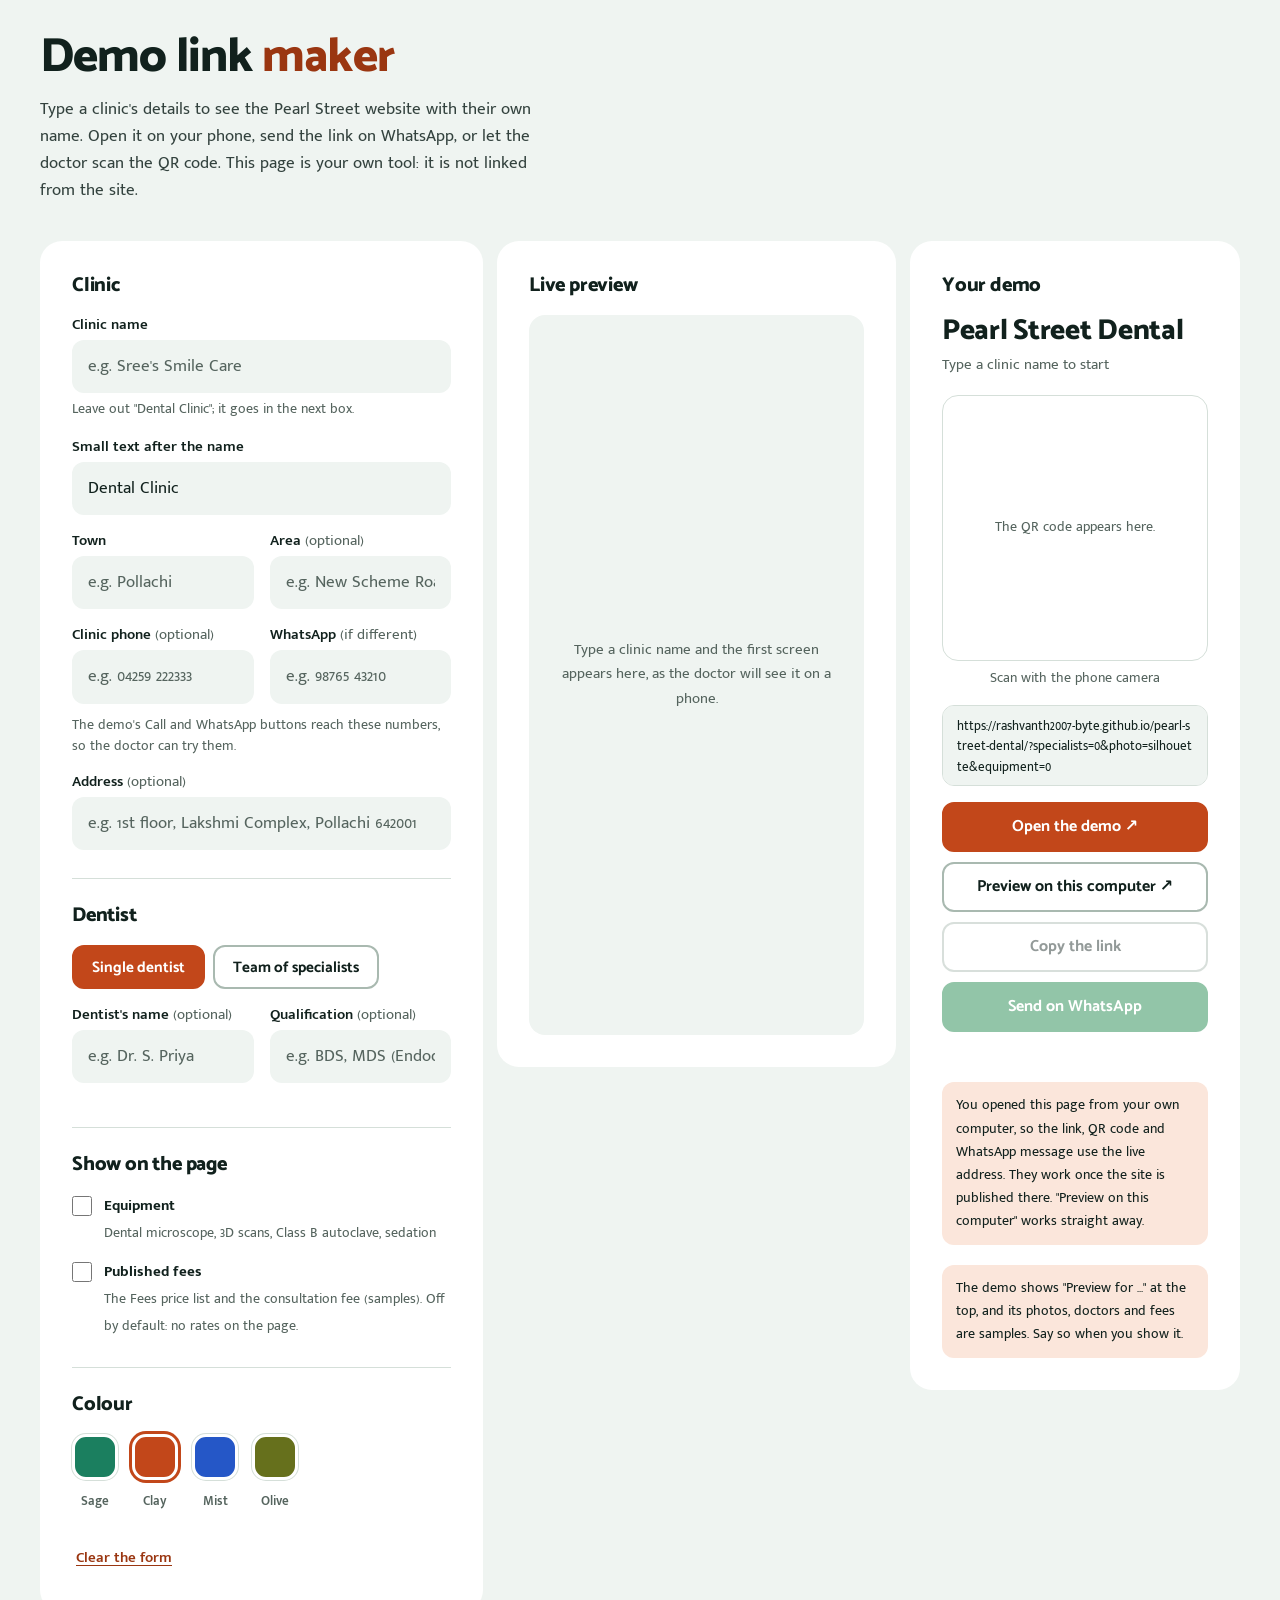
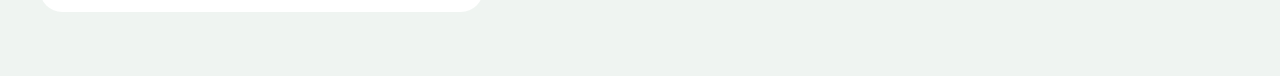
<file: demo.html>
<!DOCTYPE html>
<html lang="en-IN">
<head>
  <meta charset="UTF-8">
  <meta name="viewport" content="width=device-width, initial-scale=1, viewport-fit=cover">
  <link rel="icon" href="data:image/svg+xml,%3Csvg%20xmlns='http://www.w3.org/2000/svg'%20viewBox='0%200%2032%2032'%3E%3Crect%20width='32'%20height='32'%20rx='9'%20fill='%23C2471A'/%3E%3Ccircle%20cx='16'%20cy='16'%20r='6.5'%20fill='%23FFFFFF'/%3E%3C/svg%3E">
  <title>Demo Link Maker | Pearl Street</title>
  <!-- A tool for you, not for patients: makes links that show the template with a prospective
       client's own clinic name (see js/demo.js). Not linked from the site. -->
  <meta name="robots" content="noindex">
  <link rel="preconnect" href="https://fonts.googleapis.com">
  <link rel="preconnect" href="https://fonts.gstatic.com" crossorigin>
  <link href="https://fonts.googleapis.com/css2?family=Catamaran:wght@500..900&amp;family=Mukta+Malar:wght@400;500;600;700&amp;display=swap" rel="stylesheet">
  <style>
    :root {
      --bg: #FFFFFF; --bg-soft: #EFF4F1; --ink: #11211D; --text: #33423E; --muted: #55645E; --line: #D5DFD9; --line-strong: #A9B9B0;
      --brand: #C2471A; --brand-deep: #9A3611; --brand-tint: #FBE6DB; --error: #B3261E;
      --wa: #0F7F3F; --wa-deep: #0F7F3F;
      --r-sm: 12px; --r-md: 16px; --r-lg: 22px;
      --shadow-1: 0 1px 2px rgba(30,43,39,.04), 0 4px 14px -8px rgba(30,43,39,.14);
      --head: "Catamaran", "Mukta Malar", "Segoe UI", system-ui, sans-serif;
      --body: "Mukta Malar", "Segoe UI", system-ui, sans-serif;
    }
    * { box-sizing: border-box; }
    html { -webkit-text-size-adjust: 100%; background: var(--bg-soft); }
    body { margin: 0; background: var(--bg-soft); color: var(--text); font: 400 17px/1.6 var(--body); font-variant-numeric: lining-nums; }
    ::selection { background: var(--brand); color: #fff; }
    h1, h2, p { margin: 0; }
    .wrap { max-width: 1320px; margin: 0 auto; padding: 32px clamp(16px, 4vw, 40px) 64px; }
    .top { padding-bottom: 8px; }
    .top h1 { font: 800 clamp(2rem, 4.6vw, 3rem)/1.08 var(--head); letter-spacing: -.02em; color: var(--ink); }
    .top h1 em { font-style: normal; color: var(--brand-deep); }
    .top p { margin-top: 12px; max-width: 62ch; }
    .grid { display: grid; grid-template-columns: minmax(0, 1.15fr) minmax(0, .85fr); gap: 14px; margin-top: 28px; align-items: start; }
    /* a live phone-sized preview joins the row when there is room for it */
    .phone { display: none; }
    @media (min-width: 1180px) {
      .grid { grid-template-columns: minmax(0, 1fr) 399px minmax(280px, 330px); }
      .phone { display: block; position: sticky; top: 16px; padding: 12px; }
    }
    .phone h2 { margin: 4px 4px 10px; }
    .phone__frame { overflow: hidden; border-radius: 16px; background: var(--bg-soft); height: min(720px, calc(100vh - 110px)); }
    .phone__frame iframe { display: block; width: 375px; height: 100%; border: 0; }
    .phone__empty { display: grid; place-items: center; height: 100%; padding: 24px; text-align: center; color: var(--muted); font-size: .95rem; }
    .card { background: var(--bg); padding: clamp(20px, 3vw, 32px); border-radius: var(--r-lg); }
    .card h2 { font: 800 1.25rem/1.3 var(--head); letter-spacing: -.01em; color: var(--ink); margin: 0 0 16px; }
    .card h2:not(:first-child) { margin-top: 28px; padding-top: 24px; border-top: 1px solid var(--line); }
    .row { display: grid; grid-template-columns: 1fr 1fr; gap: 0 16px; }
    label.f { display: block; margin-bottom: 16px; }
    label.f span { display: block; font: 600 .92rem/1.3 var(--body); color: var(--ink); margin-bottom: 6px; }
    label.f span i { font-style: normal; font-weight: 400; color: var(--muted); }
    label.f small { display: block; font-size: .85rem; color: var(--muted); margin-top: 6px; }
    .note { font: 400 .88rem/1.5 var(--body); color: var(--muted); margin: -6px 0 16px; }
    .note.is-warn { color: var(--error); font-weight: 600; }
    input[type=text], input[type=tel] { width: 100%; min-height: 48px; padding: 11px 14px; border: 2px solid transparent; border-radius: var(--r-sm); font: inherit; color: var(--ink); background: var(--bg-soft); transition: border-color .2s, box-shadow .2s; }
    input[type=text]::placeholder, input[type=tel]::placeholder { color: var(--muted); }
    input[type=text]:hover, input[type=tel]:hover { border-color: var(--line-strong); }
    input[type=text]:focus, input[type=tel]:focus { outline: none; background: #fff; border-color: var(--brand); box-shadow: 0 0 0 4px var(--brand-tint); }
    .seg { display: flex; flex-wrap: wrap; gap: 8px; margin-bottom: 16px; }
    .seg label { position: relative; margin: 0; }
    .seg input { position: absolute; opacity: 0; inset: 0; margin: 0; cursor: pointer; }
    .seg span { display: inline-flex; align-items: center; min-height: 44px; padding: 0 18px; border: 2px solid var(--line-strong); border-radius: var(--r-sm); font: 700 .95rem/1 var(--head); color: var(--ink); background: #fff; transition: background-color .2s, border-color .2s, color .2s; }
    .seg label:hover span { border-color: var(--brand); }
    .seg input:checked + span { background: var(--brand); border-color: var(--brand); color: #fff; }
    .seg input:focus-visible + span { outline: 3px solid var(--brand); outline-offset: 3px; position: relative; z-index: 1; }
    .seg--sw { gap: 14px; }
    .sw span { width: 46px; height: 46px; padding: 0; border-radius: 14px; background: var(--c); border: 3px solid #fff; box-shadow: 0 0 0 1px var(--line); }
    .seg .sw input:checked + span { background: var(--c); border-color: #fff; box-shadow: 0 0 0 3px var(--c); }
    .sw small { display: block; margin-top: 6px; font: 600 .8125rem/1 var(--body); color: var(--muted); text-align: center; }
    .check { display: flex; gap: 12px; align-items: flex-start; margin-bottom: 14px; cursor: pointer; }
    .check input { width: 20px; height: 20px; margin: 2px 0 0; accent-color: var(--brand); flex: none; }
    .check b { display: block; color: var(--ink); font-size: .96rem; font-weight: 700; }
    .check small { color: var(--muted); font-size: .86rem; }
    .label { font: 600 .92rem/1.3 var(--body); color: var(--ink); margin-bottom: 8px; }
    .out { position: sticky; top: 16px; }
    .out__name { font: 800 clamp(1.4rem, 3vw, 1.8rem)/1.15 var(--head); letter-spacing: -.01em; color: var(--ink); overflow-wrap: anywhere; }
    .out__place { font: 400 .95rem/1.4 var(--body); color: var(--muted); margin-top: 6px; }
    .qr { margin: 20px auto 8px; width: min(300px, 100%); aspect-ratio: 1; display: grid; place-items: center; background: #fff; border: 1px solid var(--line); border-radius: var(--r-md); padding: 12px; }
    .qr svg { width: 100%; height: auto; display: block; }
    .qr p { font: 400 .9rem/1.5 var(--body); color: var(--muted); text-align: center; padding: 12px; }
    .hint { text-align: center; font: 400 .88rem/1.3 var(--body); color: var(--muted); }
    .link { margin-top: 18px; padding: 10px 14px; background: var(--bg-soft); border: 1px solid var(--line); border-radius: var(--r-sm); color: var(--ink); font: 400 .84rem/1.5 var(--body); word-break: break-all; max-height: 6em; overflow: auto; }
    .btns { display: grid; gap: 10px; margin-top: 16px; }
    .btn { display: flex; align-items: center; justify-content: center; gap: 8px; min-height: 50px; padding: 0 20px; border: 2px solid var(--line-strong); border-radius: var(--r-sm); background: #fff; color: var(--ink); font: 700 1rem/1 var(--head); text-decoration: none; cursor: pointer; transition: background-color .2s, border-color .2s, color .2s; }
    .btn:hover { border-color: var(--ink); }
    .btn--accent { background: var(--brand); border-color: var(--brand); color: #fff; }
    .btn--accent:hover { background: var(--brand-deep); border-color: var(--brand-deep); color: #fff; }
    .btn--wa { background: var(--wa-deep); border-color: var(--wa-deep); color: #fff; }
    .btn--wa:hover { background: #0B6431; border-color: #0B6431; color: #fff; }
    .btn[aria-disabled=true] { opacity: .45; pointer-events: none; }
    [hidden] { display: none !important; }
    .btn:focus-visible, .clear:focus-visible { outline: 3px solid var(--brand); outline-offset: 3px; }
    .status { min-height: 1.4em; margin-top: 10px; text-align: center; font: 600 .92rem/1.4 var(--body); color: var(--brand-deep); }
    .clear { margin-top: 12px; min-height: 44px; background: none; border: 0; border-radius: var(--r-sm); padding: 8px 4px; font: 600 .92rem/1 var(--body); color: var(--brand-deep); text-decoration: underline; text-underline-offset: 3px; cursor: pointer; }
    .tip--local { background: var(--bg-soft); }
    .tip { margin-top: 20px; padding: 12px 14px; background: var(--brand-tint); border-radius: var(--r-sm); font-size: .9rem; color: var(--ink); }
    @media (max-width: 860px) {
      .grid { grid-template-columns: 1fr; }
      .out { position: static; }
    }
    @media (max-width: 460px) {
      .row { grid-template-columns: 1fr; }
      .card { padding: 20px 16px; border-radius: var(--r-md); }
    }
    @media (prefers-reduced-motion: reduce) { * { transition: none !important; } }
  </style>
</head>
<body>
<div class="wrap">
  <header class="top">
    <h1>Demo link <em>maker</em></h1>
    <p>Type a clinic's details to see the Pearl Street website with their own name. Open it on your phone, send the link on WhatsApp, or let the doctor scan the QR code. This page is your own tool: it is not linked from the site.</p>
  </header>

  <div class="grid">
    <form class="card" id="f" autocomplete="off">
      <h2>Clinic</h2>
      <label class="f"><span>Clinic name</span>
        <input type="text" name="name" placeholder="e.g. Sree's Smile Care" required>
        <small>Leave out "Dental Clinic"; it goes in the next box.</small>
      </label>
      <label class="f"><span>Small text after the name</span>
        <input type="text" name="sub" value="Dental Clinic">
      </label>
      <div class="row">
        <label class="f"><span>Town</span><input type="text" name="town" placeholder="e.g. Pollachi"></label>
        <label class="f"><span>Area <i>(optional)</i></span><input type="text" name="area" placeholder="e.g. New Scheme Road"></label>
      </div>
      <div class="row">
        <label class="f"><span>Clinic phone <i>(optional)</i></span>
          <input type="tel" name="phone" inputmode="tel" placeholder="e.g. 04259 222333">
        </label>
        <label class="f"><span>WhatsApp <i>(if different)</i></span>
          <input type="tel" name="wa" inputmode="tel" placeholder="e.g. 98765 43210">
        </label>
      </div>
      <p class="note" id="phone-note">The demo's Call and WhatsApp buttons reach these numbers, so the doctor can try them.</p>
      <label class="f"><span>Address <i>(optional)</i></span>
        <input type="text" name="address" placeholder="e.g. 1st floor, Lakshmi Complex, Pollachi 642001">
      </label>

      <h2>Dentist</h2>
      <div class="seg" role="radiogroup" aria-label="Clinic type">
        <label><input type="radio" name="team" value="single" checked><span>Single dentist</span></label>
        <label><input type="radio" name="team" value="team"><span>Team of specialists</span></label>
      </div>
      <div class="row">
        <label class="f"><span>Dentist's name <i>(optional)</i></span><input type="text" name="doctor" placeholder="e.g. Dr. S. Priya"></label>
        <label class="f"><span>Qualification <i>(optional)</i></span><input type="text" name="qual" placeholder="e.g. BDS, MDS (Endodontics)"></label>
      </div>
      <div id="photo-row">
        <p class="label">Sample photo</p>
        <div class="seg" role="radiogroup" aria-label="Sample photo">
          <label><input type="radio" name="photo" value="woman"><span>Woman</span></label>
          <label><input type="radio" name="photo" value="silhouette" checked><span>Silhouette</span></label>
        </div>
      </div>

      <h2>Show on the page</h2>
      <label class="check"><input type="checkbox" name="equipment"><span><b>Equipment</b><small>Dental microscope, 3D scans, Class B autoclave, sedation</small></span></label>
      <label class="check"><input type="checkbox" name="prices"><span><b>Published fees</b><small>The Fees price list and the consultation fee (samples). Off by default: no rates on the page.</small></span></label>

      <h2>Colour</h2>
      <div class="seg seg--sw" role="radiogroup" aria-label="Colour">
        <label class="sw"><input type="radio" name="theme" value="sage" aria-label="Sage"><span style="--c:#1B7F5F"></span><small>Sage</small></label>
        <label class="sw"><input type="radio" name="theme" value="clay" checked aria-label="Clay"><span style="--c:#C2471A"></span><small>Clay</small></label>
        <label class="sw"><input type="radio" name="theme" value="mist" aria-label="Mist"><span style="--c:#2557C7"></span><small>Mist</small></label>
        <label class="sw"><input type="radio" name="theme" value="olive" aria-label="Olive"><span style="--c:#66701C"></span><small>Olive</small></label>
      </div>
      <button type="reset" class="clear">Clear the form</button>
    </form>

    <section class="card phone" aria-label="Live preview">
      <h2>Live preview</h2>
      <div class="phone__frame" id="phone"><p class="phone__empty">Type a clinic name and the first screen appears here, as the doctor will see it on a phone.</p></div>
    </section>

    <aside class="card out" aria-live="polite">
      <h2>Your demo</h2>
      <p class="out__name" id="o-name">Pearl Street Dental</p>
      <p class="out__place" id="o-place">Type a clinic name to start</p>
      <div class="qr" id="qr"><p>The QR code appears here.</p></div>
      <p class="hint">Scan with the phone camera</p>
      <p class="link" id="o-link"></p>
      <div class="btns">
        <a class="btn btn--accent" id="b-open" target="_blank" rel="noopener">Open the demo &nearr;</a>
        <a class="btn" id="b-local" target="_blank" rel="noopener" hidden>Preview on this computer &nearr;</a>
        <button type="button" class="btn" id="b-copy">Copy the link</button>
        <a class="btn btn--wa" id="b-wa" target="_blank" rel="noopener">Send on WhatsApp</a>
      </div>
      <p class="status" id="o-status" role="status"></p>
      <p class="tip tip--local" id="o-local" hidden>You opened this page from your own computer, so the link, QR code and WhatsApp message use the live address. They work once the site is published there. "Preview on this computer" works straight away.</p>
      <p class="tip">The demo shows "Preview for …" at the top, and its photos, doctors and fees are samples. Say so when you show it.</p>
    </aside>
  </div>
</div>

<script src="js/vendor/qrcode-generator.min.js"></script>
<script>
(function () {
  'use strict';
  var form = document.getElementById('f');
  var $ = function (id) { return document.getElementById(id); };
  // The link must open on the doctor's phone, so when this page is opened from your own computer
  // (a file, localhost or a home-network address) it points at the live site instead.
  // EDIT: change LIVE_SITE if the template moves to another address.
  var LIVE_SITE = 'https://rashvanth2007-byte.github.io/pearl-street-dental/';
  var host = window.location.hostname;
  var isLocal = window.location.protocol === 'file:' || !host ||
    /^(localhost|127\.|0\.0\.0\.0|10\.|192\.168\.|172\.(1[6-9]|2\d|3[01])\.|\[::1\]$)/.test(host) || /\.(local|localhost|test)$/.test(host);
  var here = new URL('./', window.location.href).href;   // the site's home page, next to this file
  var base = isLocal ? LIVE_SITE : here;
  var DEFAULT_THEME = 'clay';

  function val(name) { return (form.elements[name].value || '').replace(/\s+/g, ' ').trim(); }

  function build() {
    var p = new URLSearchParams();
    var name = val('name');
    var single = form.elements.team.value === 'single';
    var sub = val('sub');
    // the demo drops a trailing "Dental Clinic" from the name when it's also the small text (js/demo.js)
    var at = sub ? name.toLowerCase().lastIndexOf(sub.toLowerCase()) : -1;
    var shown = at > 0 && at + sub.length === name.length ? name.slice(0, at).replace(/[\s,–-]+$/, '') : name;
    if (name) p.set('name', name);
    if (sub !== 'Dental Clinic') p.set('sub', sub);
    ['town', 'area', 'phone', 'wa', 'address', 'doctor', 'qual'].forEach(function (k) { if (val(k)) p.set(k, val(k)); });
    p.set('specialists', single ? '0' : '1'); // always explicit: this template's own default is a single dentist
    if (single && form.elements.photo.value === 'silhouette') p.set('photo', 'silhouette');
    p.set('equipment', form.elements.equipment.checked ? '1' : '0');
    if (form.elements.prices.checked) p.set('prices', '1'); // fees are off unless asked for
    if (form.elements.theme.value !== DEFAULT_THEME) p.set('theme', form.elements.theme.value);
    return { name: name, full: name ? (sub && shown.toLowerCase().indexOf(sub.toLowerCase()) < 0 ? shown + ' ' + sub : shown) : '', url: base + (p.toString() ? '?' + p.toString() : ''), local: here + (p.toString() ? '?' + p.toString() : '') };
  }

  // a number's 10 digits ("" if it isn't an Indian number), as js/demo.js reads it
  function tenDigits(value) {
    var d = value.replace(/\D/g, '');
    if (d.length === 12 && d.indexOf('91') === 0) d = d.slice(2);
    else if (d.length === 11 && d.charAt(0) === '0') d = d.slice(1);
    return /^[1-9]\d{9}$/.test(d) ? d : '';
  }
  function isMobile(d) { return /^[6-9]/.test(d); }
  function waNumber() {
    var wa = tenDigits(val('wa'));
    if (!isMobile(wa)) wa = tenDigits(val('phone'));
    return isMobile(wa) ? '91' + wa : '';
  }

  function phoneNote() {
    var note = $('phone-note');
    var bad = ['phone', 'wa'].filter(function (k) { return val(k) && !tenDigits(val(k)); });
    var warning = '';
    if (bad.length) warning = 'Check the ' + (bad[0] === 'wa' ? 'WhatsApp' : 'phone') + ' number: it needs 10 digits, with or without 0 or +91.';
    else if (val('wa') && !isMobile(tenDigits(val('wa')))) warning = 'WhatsApp needs a mobile number (starting 6, 7, 8 or 9).';
    else if (!val('phone') && !val('wa')) warning = !val('name') ? '' : 'Without a number, the demo\'s Call and WhatsApp buttons use the sample number.';
    else if (!waNumber()) warning = 'This looks like a landline. Add a mobile under WhatsApp, or the demo\'s WhatsApp buttons use the sample number.';
    note.textContent = warning || 'The demo\'s Call and WhatsApp buttons reach these numbers, so the doctor can try them.';
    note.classList.toggle('is-warn', !!warning);
  }

  function drawQR(text) {
    var box = $('qr');
    if (!window.qrcode) { box.innerHTML = '<p>The QR code could not load. Copy the link instead.</p>'; return; }
    try {
      var qr = window.qrcode(0, 'M');
      qr.addData(text);
      qr.make();
      box.innerHTML = qr.createSvgTag(4, 8); // 2-module margin + the box padding = a clear quiet zone
      var svg = box.querySelector('svg');
      if (svg) { svg.setAttribute('role', 'img'); svg.setAttribute('aria-label', 'QR code for the demo link'); }
    } catch (e) {
      box.innerHTML = '<p>This link is too long for a QR code. Shorten the address.</p>';
    }
  }

  // the phone preview reloads a moment after the typing stops (it is only shown on wide screens)
  var previewTimer = 0, previewUrl = null;
  function preview(url) {
    if (url === previewUrl) return;
    previewUrl = url;
    clearTimeout(previewTimer);
    previewTimer = setTimeout(function () {
      var box = $('phone');
      if (!box || !box.offsetParent) return;
      if (!url) { box.innerHTML = '<p class="phone__empty">Type a clinic name and the first screen appears here, as the doctor will see it on a phone.</p>'; return; }
      var frame = box.querySelector('iframe');
      if (!frame) {
        box.innerHTML = '';
        frame = document.createElement('iframe');
        frame.title = 'Preview of the demo at phone size';
        box.appendChild(frame);
      }
      frame.src = url;
    }, 500);
  }

  function update() {
    var d = build();
    var ready = !!d.name;
    $('photo-row').hidden = true; // Pearl Street always shows the drawn placeholder, never a stock portrait
    phoneNote();
    $('o-name').textContent = d.full || 'Pearl Street Dental';
    $('o-place').textContent = ready ? ([val('area'), val('town')].filter(Boolean).join(', ') || 'Add the town') : 'Type a clinic name to start';
    $('o-link').textContent = d.url;
    $('b-open').href = d.url;
    $('b-local').href = d.local;
    $('b-local').hidden = !isLocal;
    $('o-local').hidden = !isLocal;
    preview(ready ? d.local : '');
    var message = 'Hello Doctor, I have made a free sample website for ' + (d.full || 'your clinic') + '. Please have a look on your phone:\n' + d.url;
    $('b-wa').href = 'https://wa.me/' + waNumber() + '?text=' + encodeURIComponent(message);
    ['b-wa', 'b-copy'].forEach(function (id) { $(id).setAttribute('aria-disabled', String(!ready)); });
    if (ready) drawQR(d.url);
    else $('qr').innerHTML = '<p>The QR code appears here.</p>';
    $('o-status').textContent = '';
  }

  $('b-copy').addEventListener('click', function () {
    var url = build().url;
    var done = function () { $('o-status').textContent = 'Link copied.'; };
    if (navigator.clipboard && window.isSecureContext) navigator.clipboard.writeText(url).then(done, fallback);
    else fallback();
    function fallback() {
      var t = document.createElement('textarea');
      t.value = url; document.body.appendChild(t); t.select();
      try { document.execCommand('copy'); done(); } catch (e) { $('o-status').textContent = 'Press and hold the link above to copy it.'; }
      t.remove();
    }
  });

  form.addEventListener('input', update);
  form.addEventListener('change', update);
  form.addEventListener('reset', function () { setTimeout(update, 0); });
  form.addEventListener('submit', function (e) { e.preventDefault(); });
  update();
})();
</script>
</body>
</html>
</file>
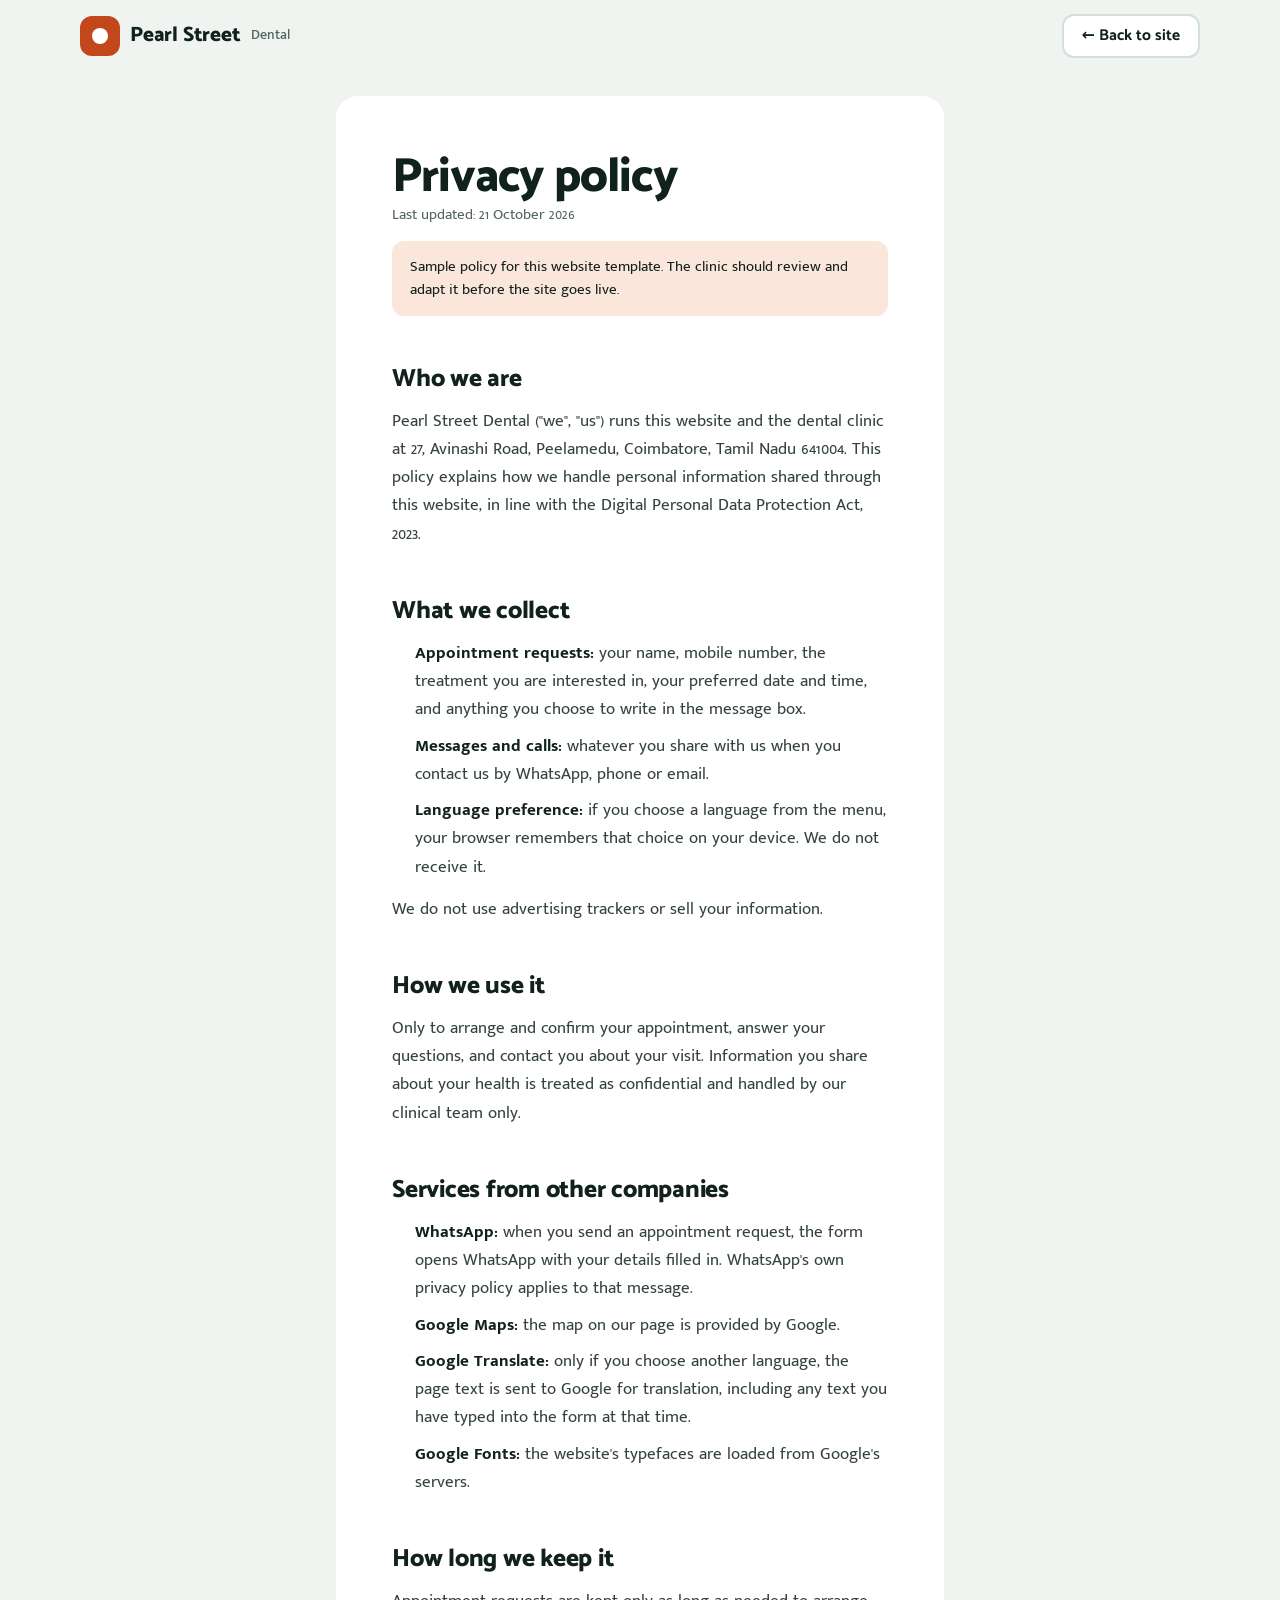
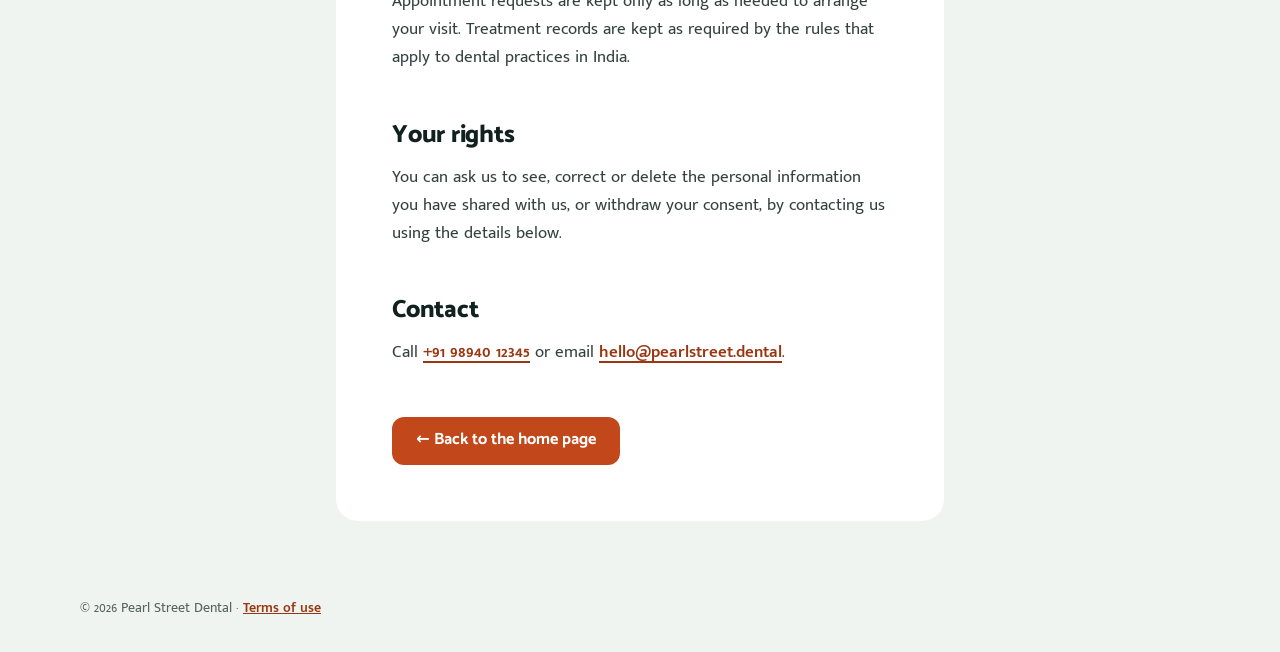
<file: privacy.html>
<!DOCTYPE html>
<html lang="en-IN" data-theme="sage">
<head>
  <meta charset="UTF-8">
  <meta name="viewport" content="width=device-width, initial-scale=1, viewport-fit=cover">
  <link rel="icon" href="data:image/svg+xml,%3Csvg%20xmlns='http://www.w3.org/2000/svg'%20viewBox='0%200%2032%2032'%3E%3Ccircle%20cx='16'%20cy='16'%20r='16'%20fill='%233E7C6B'/%3E%3Cpath%20d='M9%2024V8h3.200l7.600%2010.600V8H23v16h-3.200L12.200%2013.400V24z'%20fill='%23FFFFFF'/%3E%3C/svg%3E">
  <title>Privacy Policy | Pearl Street Dental</title>
  <meta name="description" content="How Pearl Street Dental collects, uses and protects the personal information you share with us.">
  <meta name="robots" content="noindex">
  <link rel="preconnect" href="https://fonts.googleapis.com">
  <link rel="preconnect" href="https://fonts.gstatic.com" crossorigin>
  <link href="https://fonts.googleapis.com/css2?family=Catamaran:wght@500..900&amp;family=Mukta+Malar:wght@400;500;600;700&amp;display=swap" rel="stylesheet">
  <link rel="stylesheet" href="css/styles.css">
  <!-- Legal page layout (kept here so these pages read well on their own). Colours follow the
       theme tokens in css/styles.css (--brand etc.) when present, with the clay defaults as fallback. The look follows Pearl Street: a white tile on the mint page. -->
  <style>
    .lp { --lp-bg: #FFFFFF; --lp-soft: var(--page, #EFF4F1); --lp-ink: var(--ink, #11211D); --lp-text: var(--text, #33423E);
          --lp-muted: var(--muted, #55645E); --lp-line: var(--line, #D5DFD9);
          --lp-brand: var(--brand, #C2471A); --lp-brand-deep: var(--brand-deep, #9A3611); --lp-tint: var(--brand-tint, #FBE6DB);
          --lp-head: "Catamaran", "Mukta Malar", "Segoe UI", system-ui, sans-serif;
          --lp-body: "Mukta Malar", "Segoe UI", system-ui, sans-serif; }
    html, body.lp { background: var(--lp-soft); }
    body.lp { margin: 0; color: var(--lp-text); font: 400 1.09rem/1.62 var(--lp-body); font-variant-numeric: lining-nums; -webkit-text-size-adjust: 100%; }
    .lp ::selection { background: var(--lp-brand); color: #fff; }
    .lp *, .lp *::before, .lp *::after { box-sizing: border-box; }
    .lp a:focus-visible { outline: 3px solid var(--lp-brand); outline-offset: 3px; border-radius: 6px; }
    .lp__wrap { width: 100%; max-width: 1200px; margin: 0 auto; padding: 0 clamp(16px, 4vw, 40px); }
    .lp__head { background: var(--lp-soft); }
    .lp__head .lp__wrap { display: flex; align-items: center; justify-content: space-between; gap: 12px 16px; min-height: 72px; flex-wrap: wrap; padding-block: 10px; }
    .lp__logo { display: inline-flex; align-items: center; gap: 10px; color: var(--lp-ink); text-decoration: none; min-height: 44px; }
    .lp__mark { position: relative; display: grid; place-items: center; flex: none; width: 40px; height: 40px; border-radius: 12px; background: var(--lp-brand); color: #fff; }
    .lp__mark::after { content: ""; width: 16px; height: 16px; border-radius: 50%; background: #fff; }
    .lp__mark svg { display: none; }
    .lp__name { font: 800 1.3rem/1.05 var(--lp-head); letter-spacing: -.01em; }
    .lp__suffix { font: 500 .85rem/1 var(--lp-body); color: var(--lp-muted); }
    .lp__back { display: inline-flex; align-items: center; gap: 6px; min-height: 44px; padding: 0 18px; border: 2px solid var(--lp-line);
                border-radius: 12px; background: #fff; font: 700 .98rem/1 var(--lp-head); color: var(--lp-ink); text-decoration: none;
                transition: border-color .2s, color .2s, background-color .2s; }
    .lp__back:hover { border-color: var(--lp-ink); }
    .lp__main { padding: clamp(8px, 2vw, 24px) 0 clamp(40px, 6vw, 80px); }
    .lp__doc { max-width: 76ch; margin: 0 auto; padding: clamp(22px, 5vw, 56px); border-radius: 22px; background: #fff; }
    .lp h1 { margin: 0; color: var(--lp-ink); font: 800 clamp(2.1rem, 4.6vw, 3rem)/1.08 var(--lp-head); letter-spacing: -.02em; overflow-wrap: anywhere; }
    .lp__updated { margin: 12px 0 0; font: 400 .95rem/1.5 var(--lp-body); color: var(--lp-muted); }
    .lp__note { margin: 24px 0 0; padding: 14px 18px; background: var(--lp-tint); border-radius: var(--r-md, 12px);
                font: 400 .95rem/1.55 var(--lp-body); color: var(--lp-ink); }
    .lp h2 { margin: 48px 0 12px; color: var(--lp-ink);
             font: 800 clamp(1.3rem, 2.6vw, 1.55rem)/1.25 var(--lp-head); letter-spacing: -.01em; }
    .lp p, .lp ul { margin: 0 0 14px; }
    .lp ul { padding-left: 1.3em; }
    .lp li { margin-bottom: 8px; }
    .lp li::marker { color: var(--lp-brand); }
    .lp strong { color: var(--lp-ink); font-weight: 700; }
    .lp__doc a:not(.lp__btn) { display: inline-block; padding-block: 9px; margin-block: -9px; color: var(--lp-brand-deep); font-weight: 600; text-decoration: underline; text-decoration-thickness: 2px; text-underline-offset: 4px; overflow-wrap: anywhere; }
    .lp__doc a:not(.lp__btn):hover { color: var(--lp-ink); }
    .lp__btn { display: inline-flex; align-items: center; gap: 8px; min-height: 48px; margin-top: 36px; padding: 0 24px;
               background: var(--lp-brand); color: #fff; border: 0; border-radius: 12px; text-decoration: none;
               font: 700 1.02rem/1 var(--lp-head);
               transition: background-color .2s; }
    .lp__btn:hover { background: var(--lp-brand-deep); }
    .lp__foot { background: var(--lp-soft); padding: 0 0 32px; font: 400 .9rem/1.6 var(--lp-body); color: var(--lp-muted); }
    .lp__foot a { display: inline-block; padding-block: 11px; margin-block: -11px; color: var(--lp-brand-deep); font-weight: 600; }
    @media (prefers-reduced-motion: reduce) { .lp * { transition: none !important; animation: none !important; } }
    @media print { .lp__head, .lp__btn { display: none; } .lp__doc { max-width: none; } }
  </style>
</head>
<body class="lp">

<header class="lp__head">
  <div class="lp__wrap">
    <a href="index.html" class="lp__logo notranslate" translate="no" aria-label="Home page">
      <span class="lp__mark" aria-hidden="true"><svg viewBox="0 0 24 24" focusable="false"><path d="M7.2 3.6c1.8-.8 3.1.4 4.8.4s3-1.2 4.8-.4c2.3 1 2.5 4.2 1.6 7.1-.7 2.4-1.3 6.3-2.8 6.3s-1.2-4.5-3.6-4.5-2.1 4.5-3.6 4.5-2.1-3.9-2.8-6.3c-.9-2.9-.7-6.1 1.6-7.1z" fill="none" stroke="currentColor" stroke-width="1.7" stroke-linejoin="round" transform="translate(0 1.5)"/></svg></span>
      <span class="lp__name" data-site="name">Pearl Street</span>
      <span class="lp__suffix" data-site="suffix">Dental</span>
    </a>
    <a href="index.html" class="lp__back">&larr; Back to site</a>
  </div>
</header>

<main id="main" class="lp__main">
  <div class="lp__wrap">
    <article class="lp__doc">
      <h1>Privacy policy</h1>
      <p class="lp__updated">Last updated: <!-- EDIT: date -->21 October 2026</p>
      <!-- EDIT: this is a sample policy. Have the clinic review it (ideally with a lawyer) and remove this note. -->
      <p class="lp__note">Sample policy for this website template. The clinic should review and adapt it before the site goes live.</p>

      <h2>Who we are</h2>
      <p><span data-site="legalName" translate="no">Pearl Street Dental</span> ("we", "us") runs this website and the dental clinic at <span data-site="addressLine1">27, Avinashi Road, Peelamedu</span><span data-site-row>, <span data-site="addressLine2">Coimbatore, Tamil Nadu 641004</span></span>. This policy explains how we handle personal information shared through this website, in line with the Digital Personal Data Protection Act, 2023.</p>

      <h2>What we collect</h2>
      <ul>
        <li><strong>Appointment requests:</strong> your name, mobile number, the treatment you are interested in, your preferred date and time, and anything you choose to write in the message box.</li>
        <li><strong>Messages and calls:</strong> whatever you share with us when you contact us by WhatsApp, phone or email.</li>
        <li><strong>Language preference:</strong> if you choose a language from the menu, your browser remembers that choice on your device. We do not receive it.</li>
      </ul>
      <p>We do not use advertising trackers or sell your information.</p>

      <h2>How we use it</h2>
      <p>Only to arrange and confirm your appointment, answer your questions, and contact you about your visit. Information you share about your health is treated as confidential and handled by our clinical team only.</p>

      <h2>Services from other companies</h2>
      <ul>
        <li><strong>WhatsApp:</strong> when you send an appointment request, the form opens WhatsApp with your details filled in. WhatsApp's own privacy policy applies to that message.</li>
        <li><strong>Google Maps:</strong> the map on our page is provided by Google.</li>
        <li><strong>Google Translate:</strong> only if you choose another language, the page text is sent to Google for translation, including any text you have typed into the form at that time.</li>
        <li><strong>Google Fonts:</strong> the website's typefaces are loaded from Google's servers.</li>
      </ul>

      <h2>How long we keep it</h2>
      <p>Appointment requests are kept only as long as needed to arrange your visit. Treatment records are kept as required by the rules that apply to dental practices in India.</p>

      <h2>Your rights</h2>
      <p>You can ask us to see, correct or delete the personal information you have shared with us, or withdraw your consent, by contacting us using the details below.</p>

      <h2>Contact</h2>
      <p>Call <a data-site-href="phone" href="tel:+919894012345" data-site="phone">+91 98940 12345</a><span data-site-row> or email <a data-site-href="email" href="mailto:hello@pearlstreet.dental" data-site="email" translate="no">hello@pearlstreet.dental</a></span>.</p>

      <a href="index.html" class="lp__btn">&larr; Back to the home page</a>
    </article>
  </div>
</main>

<footer class="lp__foot">
  <div class="lp__wrap">© <span data-year>2026</span> <span data-site="legalName" translate="no">Pearl Street Dental</span> · <a href="terms.html">Terms of use</a></div>
</footer>

<script src="js/config.js"></script>
<script src="js/demo.js"></script>
<script src="js/legal.js"></script>
</body>
</html>
</file>
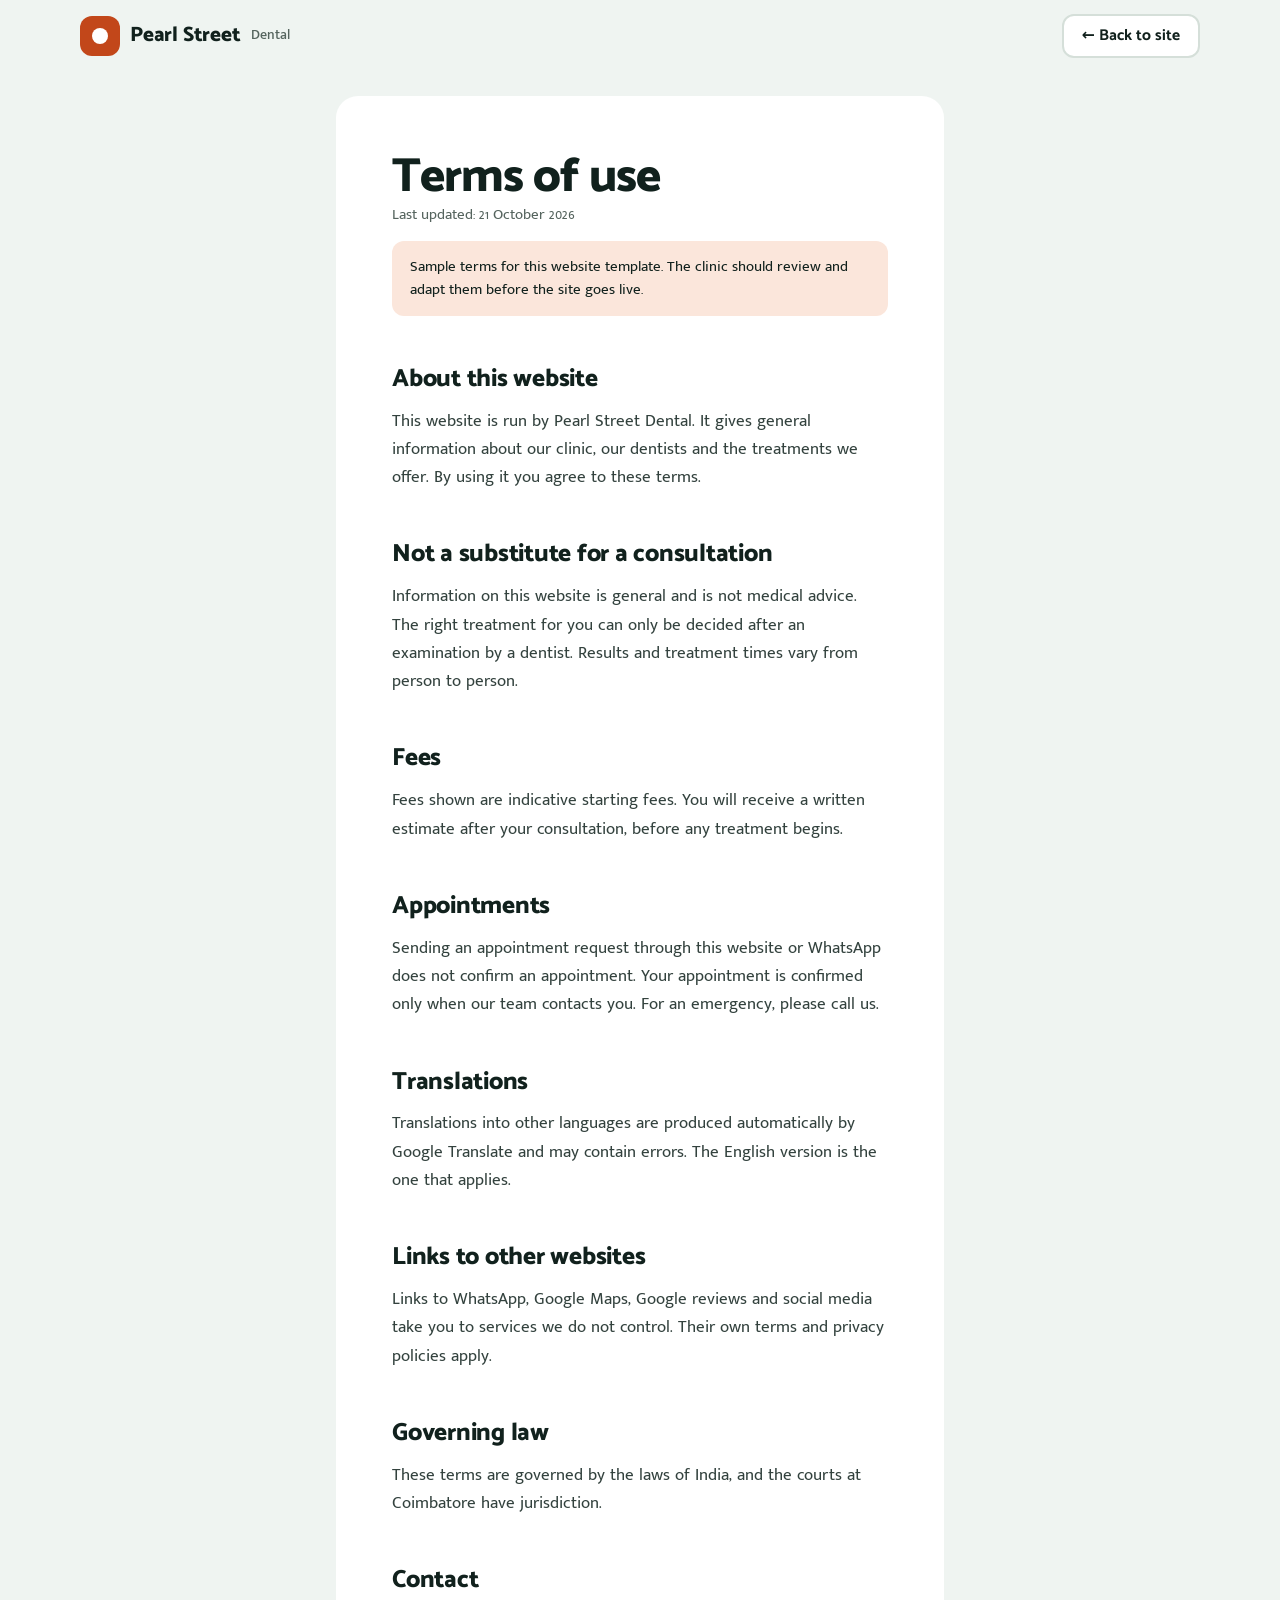
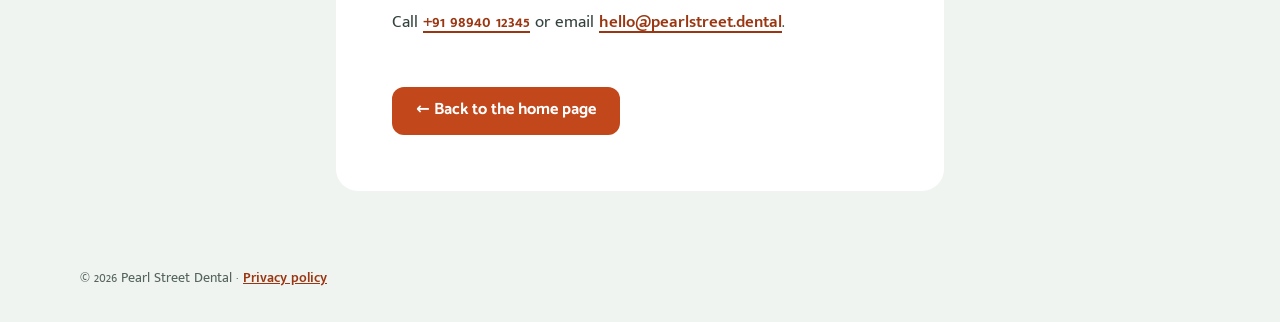
<file: terms.html>
<!DOCTYPE html>
<html lang="en-IN" data-theme="sage">
<head>
  <meta charset="UTF-8">
  <meta name="viewport" content="width=device-width, initial-scale=1, viewport-fit=cover">
  <link rel="icon" href="data:image/svg+xml,%3Csvg%20xmlns='http://www.w3.org/2000/svg'%20viewBox='0%200%2032%2032'%3E%3Ccircle%20cx='16'%20cy='16'%20r='16'%20fill='%233E7C6B'/%3E%3Cpath%20d='M9%2024V8h3.200l7.600%2010.600V8H23v16h-3.200L12.200%2013.400V24z'%20fill='%23FFFFFF'/%3E%3C/svg%3E">
  <title>Terms of Use | Pearl Street Dental</title>
  <meta name="description" content="Terms of use for the Pearl Street Dental website.">
  <meta name="robots" content="noindex">
  <link rel="preconnect" href="https://fonts.googleapis.com">
  <link rel="preconnect" href="https://fonts.gstatic.com" crossorigin>
  <link href="https://fonts.googleapis.com/css2?family=Catamaran:wght@500..900&amp;family=Mukta+Malar:wght@400;500;600;700&amp;display=swap" rel="stylesheet">
  <link rel="stylesheet" href="css/styles.css">
  <!-- Legal page layout (kept here so these pages read well on their own). Colours follow the
       theme tokens in css/styles.css (--brand etc.) when present, with the clay defaults as fallback. The look follows Pearl Street: a white tile on the mint page. -->
  <style>
    .lp { --lp-bg: #FFFFFF; --lp-soft: var(--page, #EFF4F1); --lp-ink: var(--ink, #11211D); --lp-text: var(--text, #33423E);
          --lp-muted: var(--muted, #55645E); --lp-line: var(--line, #D5DFD9);
          --lp-brand: var(--brand, #C2471A); --lp-brand-deep: var(--brand-deep, #9A3611); --lp-tint: var(--brand-tint, #FBE6DB);
          --lp-head: "Catamaran", "Mukta Malar", "Segoe UI", system-ui, sans-serif;
          --lp-body: "Mukta Malar", "Segoe UI", system-ui, sans-serif; }
    html, body.lp { background: var(--lp-soft); }
    body.lp { margin: 0; color: var(--lp-text); font: 400 1.09rem/1.62 var(--lp-body); font-variant-numeric: lining-nums; -webkit-text-size-adjust: 100%; }
    .lp ::selection { background: var(--lp-brand); color: #fff; }
    .lp *, .lp *::before, .lp *::after { box-sizing: border-box; }
    .lp a:focus-visible { outline: 3px solid var(--lp-brand); outline-offset: 3px; border-radius: 6px; }
    .lp__wrap { width: 100%; max-width: 1200px; margin: 0 auto; padding: 0 clamp(16px, 4vw, 40px); }
    .lp__head { background: var(--lp-soft); }
    .lp__head .lp__wrap { display: flex; align-items: center; justify-content: space-between; gap: 12px 16px; min-height: 72px; flex-wrap: wrap; padding-block: 10px; }
    .lp__logo { display: inline-flex; align-items: center; gap: 10px; color: var(--lp-ink); text-decoration: none; min-height: 44px; }
    .lp__mark { position: relative; display: grid; place-items: center; flex: none; width: 40px; height: 40px; border-radius: 12px; background: var(--lp-brand); color: #fff; }
    .lp__mark::after { content: ""; width: 16px; height: 16px; border-radius: 50%; background: #fff; }
    .lp__mark svg { display: none; }
    .lp__name { font: 800 1.3rem/1.05 var(--lp-head); letter-spacing: -.01em; }
    .lp__suffix { font: 500 .85rem/1 var(--lp-body); color: var(--lp-muted); }
    .lp__back { display: inline-flex; align-items: center; gap: 6px; min-height: 44px; padding: 0 18px; border: 2px solid var(--lp-line);
                border-radius: 12px; background: #fff; font: 700 .98rem/1 var(--lp-head); color: var(--lp-ink); text-decoration: none;
                transition: border-color .2s, color .2s, background-color .2s; }
    .lp__back:hover { border-color: var(--lp-ink); }
    .lp__main { padding: clamp(8px, 2vw, 24px) 0 clamp(40px, 6vw, 80px); }
    .lp__doc { max-width: 76ch; margin: 0 auto; padding: clamp(22px, 5vw, 56px); border-radius: 22px; background: #fff; }
    .lp h1 { margin: 0; color: var(--lp-ink); font: 800 clamp(2.1rem, 4.6vw, 3rem)/1.08 var(--lp-head); letter-spacing: -.02em; overflow-wrap: anywhere; }
    .lp__updated { margin: 12px 0 0; font: 400 .95rem/1.5 var(--lp-body); color: var(--lp-muted); }
    .lp__note { margin: 24px 0 0; padding: 14px 18px; background: var(--lp-tint); border-radius: var(--r-md, 12px);
                font: 400 .95rem/1.55 var(--lp-body); color: var(--lp-ink); }
    .lp h2 { margin: 48px 0 12px; color: var(--lp-ink);
             font: 800 clamp(1.3rem, 2.6vw, 1.55rem)/1.25 var(--lp-head); letter-spacing: -.01em; }
    .lp p, .lp ul { margin: 0 0 14px; }
    .lp ul { padding-left: 1.3em; }
    .lp li { margin-bottom: 8px; }
    .lp li::marker { color: var(--lp-brand); }
    .lp strong { color: var(--lp-ink); font-weight: 700; }
    .lp__doc a:not(.lp__btn) { display: inline-block; padding-block: 9px; margin-block: -9px; color: var(--lp-brand-deep); font-weight: 600; text-decoration: underline; text-decoration-thickness: 2px; text-underline-offset: 4px; overflow-wrap: anywhere; }
    .lp__doc a:not(.lp__btn):hover { color: var(--lp-ink); }
    .lp__btn { display: inline-flex; align-items: center; gap: 8px; min-height: 48px; margin-top: 36px; padding: 0 24px;
               background: var(--lp-brand); color: #fff; border: 0; border-radius: 12px; text-decoration: none;
               font: 700 1.02rem/1 var(--lp-head);
               transition: background-color .2s; }
    .lp__btn:hover { background: var(--lp-brand-deep); }
    .lp__foot { background: var(--lp-soft); padding: 0 0 32px; font: 400 .9rem/1.6 var(--lp-body); color: var(--lp-muted); }
    .lp__foot a { display: inline-block; padding-block: 11px; margin-block: -11px; color: var(--lp-brand-deep); font-weight: 600; }
    @media (prefers-reduced-motion: reduce) { .lp * { transition: none !important; animation: none !important; } }
    @media print { .lp__head, .lp__btn { display: none; } .lp__doc { max-width: none; } }
  </style>
</head>
<body class="lp">

<header class="lp__head">
  <div class="lp__wrap">
    <a href="index.html" class="lp__logo notranslate" translate="no" aria-label="Home page">
      <span class="lp__mark" aria-hidden="true"><svg viewBox="0 0 24 24" focusable="false"><path d="M7.2 3.6c1.8-.8 3.1.4 4.8.4s3-1.2 4.8-.4c2.3 1 2.5 4.2 1.6 7.1-.7 2.4-1.3 6.3-2.8 6.3s-1.2-4.5-3.6-4.5-2.1 4.5-3.6 4.5-2.1-3.9-2.8-6.3c-.9-2.9-.7-6.1 1.6-7.1z" fill="none" stroke="currentColor" stroke-width="1.7" stroke-linejoin="round" transform="translate(0 1.5)"/></svg></span>
      <span class="lp__name" data-site="name">Pearl Street</span>
      <span class="lp__suffix" data-site="suffix">Dental</span>
    </a>
    <a href="index.html" class="lp__back">&larr; Back to site</a>
  </div>
</header>

<main id="main" class="lp__main">
  <div class="lp__wrap">
    <article class="lp__doc">
      <h1>Terms of use</h1>
      <p class="lp__updated">Last updated: <!-- EDIT: date -->21 October 2026</p>
      <!-- EDIT: these are sample terms. Have the clinic review them (ideally with a lawyer) and remove this note. -->
      <p class="lp__note">Sample terms for this website template. The clinic should review and adapt them before the site goes live.</p>

      <h2>About this website</h2>
      <p>This website is run by <span data-site="legalName" translate="no">Pearl Street Dental</span>. It gives general information about our clinic, our dentists and the treatments we offer. By using it you agree to these terms.</p>

      <h2>Not a substitute for a consultation</h2>
      <p>Information on this website is general and is not medical advice. The right treatment for you can only be decided after an examination by a dentist. Results and treatment times vary from person to person.</p>

      <h2>Fees</h2>
      <p>Fees shown are indicative starting fees. You will receive a written estimate after your consultation, before any treatment begins.</p>

      <h2>Appointments</h2>
      <p>Sending an appointment request through this website or WhatsApp does not confirm an appointment. Your appointment is confirmed only when our team contacts you. For an emergency, please call us.</p>

      <h2>Translations</h2>
      <p>Translations into other languages are produced automatically by Google Translate and may contain errors. The English version is the one that applies.</p>

      <h2>Links to other websites</h2>
      <p>Links to WhatsApp, Google Maps, Google reviews and social media take you to services we do not control. Their own terms and privacy policies apply.</p>

      <h2>Governing law</h2>
      <p>These terms are governed by the laws of India, and the courts at <span data-site="city">Coimbatore</span> have jurisdiction.</p>

      <h2>Contact</h2>
      <p>Call <a data-site-href="phone" href="tel:+919894012345" data-site="phone">+91 98940 12345</a><span data-site-row> or email <a data-site-href="email" href="mailto:hello@pearlstreet.dental" data-site="email" translate="no">hello@pearlstreet.dental</a></span>.</p>

      <a href="index.html" class="lp__btn">&larr; Back to the home page</a>
    </article>
  </div>
</main>

<footer class="lp__foot">
  <div class="lp__wrap">© <span data-year>2026</span> <span data-site="legalName" translate="no">Pearl Street Dental</span> · <a href="privacy.html">Privacy policy</a></div>
</footer>

<script src="js/config.js"></script>
<script src="js/demo.js"></script>
<script src="js/legal.js"></script>
</body>
</html>
</file>
<file: css/styles.css>
/* ════════════════════════════════════════════════════════════════════════
   PEARL STREET — dental clinic template (Rashvanth Web Studio)
   "The front desk": flat tiles on a pale mint page. White tiles hold
   content, one tile in the action colour marks what to press, and a dark
   ink tile carries the serious things (emergency, footer). No shadows on
   the page itself; only things that float above it get one.

   To re-colour for a client, edit a theme block in section 1.
   White text on --brand must stay at 4.5:1 or more.
   ════════════════════════════════════════════════════════════════════════ */

/* ── 1. Tokens ─────────────────────────────────────────────────────────── */
:root {
  --page: #EFF4F1;
  --tile: #FFFFFF;
  --ink: #11211D;
  --text: #33423E;
  --muted: #55645E;
  --line: #D5DFD9;
  --line-strong: #A9B9B0;
  --on-ink: #EAF1ED;
  --on-ink-muted: #B7C6BE;

  /* action colour: clay (default) */
  --brand: #C2471A;
  --brand-deep: #9A3611;
  --brand-tint: #FBE6DB;

  --wa: #0F7F3F;
  --wa-deep: #0B6431;
  --wa-tint: #DDF3E5;
  --open: #17924A;
  --closed: #C0392B;
  --error: #B3261E;

  --font-head: "Catamaran", "Mukta Malar", "Nirmala UI", system-ui, sans-serif;
  --font: "Mukta Malar", "Nirmala UI", "Segoe UI", system-ui, -apple-system, sans-serif;

  --r-tile: 22px;
  --r: 12px;
  --tap: 48px;
  --gutter: clamp(16px, 4vw, 40px);
  --gap: clamp(10px, 1.2vw, 14px);
  --section: clamp(56px, 7.5vw, 104px);
  --container: 1200px;
  --header-h: 72px;
  --ease-out: cubic-bezier(.16, 1, .3, 1);
  --fast: .2s;
  --float: 0 14px 34px -16px rgba(17, 33, 29, .42);
}
[data-theme="sage"]  { --brand: #1B7F5F; --brand-deep: #125C44; --brand-tint: #DCF1E8; }
[data-theme="mist"]  { --brand: #2557C7; --brand-deep: #1A3F96; --brand-tint: #E1E9FB; }
[data-theme="olive"] { --brand: #66701C; --brand-deep: #4C5413; --brand-tint: #EDF0D6; }
@media (max-width: 1023px) { :root { --header-h: 64px; } }

/* ── 2. Base ───────────────────────────────────────────────────────────── */
*, *::before, *::after { box-sizing: border-box; }
html { -webkit-text-size-adjust: 100%; scroll-padding-top: calc(var(--header-h) + 12px); scrollbar-color: var(--line-strong) var(--page); }
@media (prefers-reduced-motion: no-preference) { html:not(.motion) { scroll-behavior: smooth; } }
body {
  margin: 0; background: var(--page); color: var(--text);
  font-family: var(--font); font-size: 1.09rem; line-height: 1.62; font-weight: 400;
  font-variant-numeric: lining-nums; -webkit-font-smoothing: antialiased; text-rendering: optimizeLegibility; overflow-x: clip;
}
h1, h2, h3, h4, p, ul, ol, dl, dd, figure, table, address { margin: 0; padding: 0; }
ul, ol { list-style: none; }
address { font-style: normal; }
img, svg { display: block; max-width: 100%; }
img { height: auto; }
button { font: inherit; color: inherit; background: none; border: 0; padding: 0; cursor: pointer; }
input, select, textarea { font: inherit; }
a { color: inherit; }
table { border-collapse: collapse; }
h1, h2, h3, h4 { font-family: var(--font-head); color: var(--ink); font-weight: 800; line-height: 1.1; letter-spacing: -.02em; text-wrap: balance; }
h3 { font-size: 1.28rem; font-weight: 700; letter-spacing: -.01em; line-height: 1.2; }
strong { font-weight: 700; color: var(--ink); }
::selection { background: var(--brand); color: #fff; }
:focus-visible { outline: 3px solid var(--brand); outline-offset: 3px; border-radius: 6px; }
input, textarea { caret-color: var(--brand); }
[hidden] { display: none !important; }

.container { width: 100%; max-width: calc(var(--container) + 2 * var(--gutter)); margin-inline: auto; padding-inline: var(--gutter); }
.visually-hidden { position: absolute; width: 1px; height: 1px; overflow: hidden; clip: rect(0 0 0 0); clip-path: inset(50%); white-space: nowrap; }
.skip { position: fixed; z-index: 200; left: 12px; top: -80px; padding: 12px 18px; border-radius: var(--r); background: var(--ink); color: #fff; font-weight: 700; text-decoration: none; }
.skip:focus { top: 12px; }

/* Tamil labels */
.ta { font-family: var(--font-head); font-weight: 700; letter-spacing: 0; }

/* feature switches: hide the switched-off wording before main.js removes it */
html.f-specialists [data-if="!specialists"], html:not(.f-specialists).js [data-if="specialists"],
html.f-equipment [data-if="!equipment"], html:not(.f-equipment).js [data-if="equipment"],
html.f-prices [data-if="!prices"], html:not(.f-prices).js [data-if="prices"] { display: none !important; }

/* the tile: the one container this design uses */
.tile, .quick-card, .tx-grid, .facts, .price-card, .doctor, .step, .review-card, .faq, .form, .book__info, .location__card, .map, .promise-grid {
  background: var(--tile); border-radius: var(--r-tile);
}

/* icon holder: a small soft square */
.icon-dot { display: grid; place-items: center; flex: none; width: 46px; height: 46px; border-radius: 14px; background: var(--brand-tint); color: var(--brand-deep); }
.icon-dot svg { width: 24px; height: 24px; }
.icon-dot--sm { width: 40px; height: 40px; border-radius: 12px; }
.icon-dot--sm svg { width: 21px; height: 21px; }
.icon-dot--lg { width: 58px; height: 58px; border-radius: 18px; }
.icon-dot--lg svg { width: 30px; height: 30px; }
.icon-dot--brand { background: var(--brand); color: #fff; }
.icon-dot--wa { background: var(--wa-tint); color: var(--wa); }
.icon-dot--white { background: #fff; color: var(--brand-deep); }
.icon-dot--urgent { background: rgba(255, 255, 255, .12); color: #fff; }

/* small helper notes: a quiet tag with a corner arrow, never a second voice */
.note { display: inline-flex; align-items: center; gap: 8px; font-size: .98rem; font-weight: 600; color: var(--brand-deep); line-height: 1.35; }
.note svg { width: 18px; height: 18px; flex: none; transform: scaleY(-1) rotate(8deg); }
.note--center { display: flex; justify-content: center; margin-top: 18px; }
.note--inline { display: inline; white-space: nowrap; }
.note--landmark { margin-top: 10px; }
.note--landmark svg { transform: none; }

.badge { display: inline-block; padding: 2px 10px; border-radius: 8px; background: #DDF3E5; color: #0B6431; font-family: var(--font); font-size: .84rem; font-weight: 700; letter-spacing: 0; vertical-align: middle; }
.badge.is-closed { background: #FBE5E1; color: #98291C; }
.status-dot { display: inline-block; width: 10px; height: 10px; border-radius: 50%; background: var(--open); flex: none; }
.status-dot.is-closed { background: var(--closed); }

/* ── 3. Sections ───────────────────────────────────────────────────────── */
.section { position: relative; padding-block: var(--section); }
.section--soft { background: transparent; }
.section + .section { padding-top: 0; }
.section__head { max-width: 720px; margin-bottom: clamp(24px, 3.2vw, 40px); }
.section__head h2, .review-card h2, .urgent h2 { font-size: clamp(1.9rem, 3.5vw, 2.85rem); }
.section__head--center { margin-inline: auto; text-align: center; }
.section__head--row { max-width: none; display: grid; gap: 14px; }
@media (min-width: 900px) { .section__head--row { grid-template-columns: minmax(0, 6fr) minmax(0, 5fr); gap: 40px; align-items: end; } }
.section__intro { margin-top: 14px; font-size: 1.12rem; max-width: 62ch; }
.section__head--center .section__intro { margin-inline: auto; }
.section__head--row .section__intro { margin-top: 0; }
.reviewed { display: block; margin-top: 10px; font-size: .9rem; color: var(--muted); }

/* the Tamil subtitle sits under each heading with a short bar that grows in */
h2 .ta { display: block; position: relative; margin-top: 12px; padding-top: 16px; font-size: clamp(1.05rem, 1.4vw, 1.2rem); line-height: 1.5; color: var(--brand-deep); }
h2 .ta::before { content: ""; position: absolute; left: 0; top: 0; width: 44px; height: 5px; border-radius: 3px; background: var(--brand); transform-origin: 0 50%; transition: transform .7s var(--ease-out); }
.section__head--center h2 .ta::before { left: calc(50% - 22px); transform-origin: 50% 50%; }
.motion h2:not(.is-drawn) .ta::before { transform: scaleX(0); }

/* ── 4. Buttons ────────────────────────────────────────────────────────── */
.btn {
  display: inline-flex; align-items: center; justify-content: center; gap: 10px;
  min-height: 50px; padding: 0 22px; border-radius: var(--r);
  font-family: var(--font-head); font-weight: 700; font-size: 1.06rem; line-height: 1.1; letter-spacing: 0;
  text-decoration: none; white-space: nowrap; cursor: pointer;
  transition: background-color var(--fast), color var(--fast), box-shadow var(--fast), transform var(--fast);
}
.btn svg { width: 20px; height: 20px; flex: none; }
.btn:active { transform: translateY(1px) scale(.985); }
.btn--primary { background: var(--brand); color: #fff; }
.btn--primary:hover { background: var(--brand-deep); }
.btn--outline { background: var(--tile); color: var(--ink); box-shadow: inset 0 0 0 2px var(--line-strong); }
.btn--outline:hover { box-shadow: inset 0 0 0 2px var(--ink); }
.btn--wa svg { color: var(--wa); }
.btn--lg { min-height: 56px; padding: 0 26px; font-size: 1.12rem; }
.btn--block { width: 100%; }

/* ── 5. Header ─────────────────────────────────────────────────────────── */
.progress { position: fixed; z-index: 120; top: 0; left: 0; right: 0; height: 3px; pointer-events: none; }
.progress__bar { display: block; height: 100%; background: var(--brand); transform: scaleX(0); transform-origin: 0 50%; }

/* sticky, not fixed: the demo strip (and anything else above it) pushes it down instead of hiding under it */
.header { position: sticky; z-index: 100; top: 0; height: var(--header-h); background: var(--page); transition: transform .45s var(--ease-out), box-shadow var(--fast); }
.header.is-scrolled { box-shadow: 0 1px 0 var(--line); }
.header.is-tucked { transform: translateY(-100%); }
.header__inner { height: 100%; display: flex; align-items: center; gap: 6px; }

.logo { display: inline-grid; grid-template-columns: auto minmax(0, auto); align-content: center; align-items: center; column-gap: 10px; min-height: var(--tap); margin-right: auto; color: var(--ink); text-decoration: none; min-width: 0; flex: 0 1 auto; padding-right: 6px; }
/* the mark: a tile in the action colour holding a white "pearl" */
.logo__mark { grid-row: 1 / span 2; display: grid; place-items: center; width: 40px; height: 40px; border-radius: 12px; background: var(--brand); }
.logo__mark svg { display: none; }
.logo__mark::after { content: ""; width: 16px; height: 16px; border-radius: 50%; background: #fff; }
.logo__name { align-self: end; font-family: var(--font-head); font-size: 1.36rem; font-weight: 800; letter-spacing: -.02em; line-height: 1.05; max-width: 22ch; white-space: nowrap; overflow: hidden; text-overflow: ellipsis; }
.logo__name:only-of-type, .logo__name:last-child { grid-row: 1 / span 2; align-self: center; }
.logo__suffix { grid-column: 2; align-self: start; margin-top: 1px; font-size: .86rem; font-weight: 600; color: var(--muted); line-height: 1.1; white-space: nowrap; }

.nav { display: flex; align-items: center; gap: 2px; }
.nav__link { display: inline-flex; align-items: center; min-height: 44px; padding: 0 13px; border-radius: 10px; font-weight: 600; font-size: 1.02rem; color: var(--ink); text-decoration: none; white-space: nowrap; transition: background-color var(--fast), color var(--fast); }
.nav__link:hover { background: var(--tile); }
.nav__link.is-active { background: var(--tile); color: var(--brand-deep); }

.lang { position: relative; }
.lang, .header__call, .header__cta, .menu-btn { flex: none; }
.lang__btn { display: inline-flex; align-items: center; gap: 8px; min-height: 44px; padding: 0 12px; border-radius: 10px; font-weight: 600; font-size: 1.02rem; color: var(--ink); }
.lang__btn:hover { background: var(--tile); }
.lang__btn svg { width: 20px; height: 20px; }
.lang__menu {
  position: absolute; right: 0; top: calc(100% + 8px); z-index: 10; min-width: 180px; padding: 6px;
  background: var(--tile); border-radius: 16px; box-shadow: 0 0 0 1px var(--line), var(--float);
  opacity: 0; visibility: hidden; transform: translateY(-6px);
  transition: opacity .2s, transform .3s var(--ease-out), visibility 0s .3s;
}
.lang.is-open .lang__menu { opacity: 1; visibility: visible; transform: none; transition: opacity .2s, transform .3s var(--ease-out), visibility 0s; }
.lang__menu button { display: flex; align-items: center; width: 100%; min-height: 44px; padding: 0 14px; border-radius: 10px; font-weight: 600; text-align: left; }
.lang__menu button:hover { background: var(--page); }
.lang__menu button[aria-current="true"] { background: var(--brand-tint); color: var(--brand-deep); }

.header__call { display: inline-flex; align-items: center; gap: 8px; min-height: 44px; padding: 0 12px; border-radius: 10px; font-weight: 700; color: var(--ink); text-decoration: none; white-space: nowrap; font-variant-numeric: tabular-nums; }
.header__call:hover { background: var(--tile); }
.header__call svg { width: 20px; height: 20px; color: var(--brand); }
.header__cta { margin-left: 6px; min-height: 46px; }

.menu-btn { display: none; position: relative; width: var(--tap); height: var(--tap); border-radius: 12px; background: var(--tile); }
.menu-btn span { position: absolute; left: 14px; right: 14px; height: 2px; border-radius: 2px; background: var(--ink); transition: transform .35s var(--ease-out), top .35s var(--ease-out); }
.menu-btn span:first-child { top: 19px; }
.menu-btn span:last-child { top: 27px; }
.menu-btn[aria-expanded="true"] span:first-child { top: 23px; transform: rotate(45deg); }
.menu-btn[aria-expanded="true"] span:last-child { top: 23px; transform: rotate(-45deg); }

@media (max-width: 1499px) {
  .header__call span { position: absolute; width: 1px; height: 1px; overflow: hidden; clip: rect(0 0 0 0); clip-path: inset(50%); white-space: nowrap; }
  .header__call { width: 44px; padding: 0; justify-content: center; }
}
@media (max-width: 1023px) {
  .menu-btn { display: block; }
  .nav {
    position: absolute; z-index: 99; top: calc(100% + 6px); right: var(--gutter); left: auto;
    width: min(290px, calc(100% - 2 * var(--gutter))); max-height: calc(100vh - var(--header-h) - 24px);
    flex-direction: column; align-items: stretch; gap: 0; padding: 8px; overflow-y: auto;
    background: var(--tile); border-radius: var(--r-tile); box-shadow: 0 0 0 1px var(--line), var(--float);
    opacity: 0; visibility: hidden; transform: translateY(-8px); transform-origin: top right;
    transition: opacity .2s, transform .35s var(--ease-out), visibility 0s .35s;
  }
  .nav.is-open { opacity: 1; visibility: visible; transform: none; transition: opacity .2s, transform .35s var(--ease-out), visibility 0s; }
  .nav__link { min-height: 52px; padding: 0 14px; font-family: var(--font-head); font-size: 1.15rem; font-weight: 700; border-radius: 12px; }
  .nav__link + .nav__link { box-shadow: 0 -1px 0 var(--line); }
  .nav__link:hover, .nav__link.is-active { background: var(--page); }
  .header__cta { display: none; }
}
@media (max-width: 479px) {
  .lang__btn [data-lang-current] { display: none; }
  .lang__btn { width: 44px; padding: 0; justify-content: center; }
  .header__inner { gap: 2px; }
  .logo__name { font-size: 1.12rem; white-space: normal; text-wrap: balance; display: -webkit-box; -webkit-box-orient: vertical; -webkit-line-clamp: 2; line-clamp: 2; }
  .logo__mark { width: 38px; height: 38px; border-radius: 11px; }
}

/* notes created by the scripts */
.demo-note { position: relative; z-index: 101; margin: 0; padding: 9px var(--gutter); background: var(--ink); color: var(--on-ink); text-align: center; font-size: .92rem; font-weight: 600; line-height: 1.4; }
.lang-notice {
  position: fixed; z-index: 110; left: 50%; bottom: calc(92px + env(safe-area-inset-bottom)); width: min(560px, calc(100% - 24px));
  display: flex; flex-wrap: wrap; align-items: center; gap: 10px; padding: 16px; border-radius: var(--r-tile);
  background: var(--tile); box-shadow: 0 0 0 1px var(--line), var(--float);
  opacity: 0; visibility: hidden; transform: translate(-50%, 14px);
  transition: opacity .3s, transform .4s var(--ease-out), visibility 0s .4s;
}
.lang-notice.is-visible { opacity: 1; visibility: visible; transform: translate(-50%, 0); transition: opacity .3s, transform .4s var(--ease-out), visibility 0s; }
.lang-notice p { flex: 1 1 220px; font-size: 1rem; line-height: 1.5; color: var(--ink); }
.lang-notice .btn { min-height: 44px; padding: 0 18px; }
.lang-notice__no { min-height: 44px; padding: 0 18px; border-radius: var(--r); box-shadow: inset 0 0 0 2px var(--line-strong); font-weight: 700; }
.lang-notice__no:hover { box-shadow: inset 0 0 0 2px var(--ink); }
@media (max-width: 479px) { .lang-notice p { flex-basis: 100%; } .lang-notice .btn, .lang-notice__no { flex: 1 1 auto; } }

/* ── 6. Hero: the front desk ───────────────────────────────────────────
   One grid. On a phone the first screen reads: headline, then two tiles
   (open now? who is the dentist?), then the two buttons. On wide screens
   the copy sits on the page at the left and the tiles stand at the right. */
.hero { padding-top: clamp(10px, 3vw, 32px); padding-bottom: var(--gap); }
.desk {
  display: grid; grid-template-columns: minmax(0, 1fr) minmax(0, 1fr); gap: var(--gap);
  grid-template-areas: "title title" "status dentist" "actions actions" "lede lede" "trust trust" "photo photo";
}
.hero__title { grid-area: title; font-size: clamp(2.15rem, 8.6vw, 3rem); font-weight: 800; line-height: 1.04; letter-spacing: -.03em; padding-block: 6px 6px; }
.hero__title .hl, .hl { color: var(--brand-deep); }
.hero__lede { grid-area: lede; font-size: 1.14rem; max-width: 58ch; padding-top: 6px; }
.hero__actions { grid-area: actions; display: grid; grid-template-columns: 1fr 1fr; gap: var(--gap); }
.hero__actions .btn { padding-inline: 12px; }
.hero__actions .btn:only-child { grid-column: 1 / -1; }

.trust { grid-area: trust; display: grid; gap: 4px; align-content: start; }
.trust li { display: flex; align-items: flex-start; gap: 10px; min-height: 36px; padding-block: 5px; font-size: 1.02rem; font-weight: 500; color: var(--ink); line-height: 1.4; }
.trust li > svg { flex: none; width: 20px; height: 20px; margin-top: 2px; color: var(--brand-deep); }
.google-badge { display: inline-flex; align-items: center; gap: 6px; min-height: 44px; margin-block: -11px; font-weight: 700; color: var(--ink); text-decoration: underline; text-decoration-color: var(--brand); text-decoration-thickness: 2px; text-underline-offset: 4px; }
.google-badge:hover { color: var(--brand-deep); }
.google-badge svg { width: 16px; height: 16px; }

/* tile: open now. The action colour, because it is the answer people came for */
.tile--status { grid-area: status; display: flex; flex-direction: column; justify-content: space-between; gap: 14px; min-height: 150px; padding: 16px; background: var(--brand); color: #fff; }
.tile--status .tile__icon { display: grid; place-items: center; width: 38px; height: 38px; border-radius: 11px; background: rgba(255, 255, 255, .18); }
.tile--status .tile__icon svg { width: 22px; height: 22px; }
.open-card__status { display: block; font-family: var(--font-head); font-size: clamp(1.12rem, 4.6vw, 1.5rem); font-weight: 800; line-height: 1.12; letter-spacing: -.01em; }
.tile--status .status-dot { width: 11px; height: 11px; margin-right: 4px; background: #fff; vertical-align: 2px; }
.tile--status .status-dot.is-closed { background: transparent; box-shadow: inset 0 0 0 2px #fff; }
.open-card__call { display: inline-flex; flex-wrap: wrap; align-content: center; column-gap: .3em; min-height: 44px; margin-block: 2px -6px; line-height: 1.25; font-weight: 700; font-size: 1rem; color: #fff; text-decoration: underline; text-decoration-color: rgba(255, 255, 255, .55); text-decoration-thickness: 2px; text-underline-offset: 4px; font-variant-numeric: tabular-nums; }
.open-card__call:hover { text-decoration-color: #fff; }
.open-card__call span { white-space: nowrap; }
.desk:has(.tile--status[hidden]) .tile--who { grid-column: 1 / -1; }

/* tile: who you will meet */
.tile--who { grid-area: dentist; display: flex; flex-direction: column; justify-content: space-between; gap: 12px; min-height: 150px; padding: 16px; color: var(--text); text-decoration: none; transition: box-shadow var(--fast); }
.tile--who:hover { box-shadow: inset 0 0 0 2px var(--ink); }
.tile--who img { width: 52px; height: 52px; border-radius: 50%; object-fit: cover; background: var(--brand-tint); }
/* the drawn person: a placeholder for the dentist's photo, in the theme colour */
.avatar { display: block; flex: none; width: 56px; height: 56px; border-radius: 50%; background: var(--brand-tint); overflow: hidden; }
.avatar svg { display: block; width: 100%; height: 100%; }
.avatar__person { fill: var(--brand-deep); transform-box: fill-box; transform-origin: 50% 100%; }
.avatar__ring { fill: none; stroke: var(--brand); stroke-width: 3; stroke-linecap: round; stroke-dasharray: 189; transform-origin: 32px 32px; transform: rotate(-90deg); }
.tile--who strong { display: block; font-family: var(--font-head); font-size: clamp(1.1rem, 4.4vw, 1.35rem); font-weight: 800; line-height: 1.12; letter-spacing: -.01em; overflow-wrap: anywhere; }
.tile--who .who__qual { display: -webkit-box; -webkit-box-orient: vertical; -webkit-line-clamp: 2; line-clamp: 2; overflow: hidden; margin-top: 3px; font-size: .95rem; line-height: 1.3; color: var(--muted); }
.tile--who .who__more { display: inline-flex; align-items: center; gap: 6px; white-space: nowrap; font-size: .96rem; font-weight: 700; color: var(--brand-deep); }
.tile--who .who__more svg { width: 16px; height: 16px; transition: transform var(--fast); }
.tile--who:hover .who__more svg { transform: translateX(3px); }
.who__count { font-family: var(--font-head); font-size: 2.6rem; font-weight: 800; line-height: .9; color: var(--ink); letter-spacing: -.03em; }

.hero__photo { grid-area: photo; position: relative; overflow: hidden; border-radius: var(--r-tile); background: var(--brand-tint); aspect-ratio: 4 / 3; }
.hero__photo img { position: absolute; inset: 0; width: 100%; height: 100%; object-fit: cover; }
.note--hello { position: absolute; z-index: 1; left: 12px; top: 12px; padding: 8px 14px; border-radius: 12px; background: var(--tile); color: var(--ink); font-family: var(--font-head); font-size: 1.05rem; font-weight: 700; }
.note--hello .ta { color: var(--brand-deep); }

@media (min-width: 640px) and (max-width: 959px) {
  .desk { grid-template-columns: repeat(4, minmax(0, 1fr)); grid-template-areas: "title title title title" "status status dentist dentist" "actions actions actions actions" "lede lede lede lede" "trust trust photo photo"; }
  .hero__title { font-size: clamp(2.8rem, 7vw, 3.6rem); }
  .hero__actions { justify-content: start; grid-template-columns: auto auto; }
  .hero__actions .btn { padding-inline: 26px; }
}
@media (min-width: 960px) {
  .hero { padding-top: 16px; }
  .desk {
    grid-template-columns: minmax(0, 1.22fr) minmax(0, .5fr) minmax(0, .5fr); column-gap: var(--gap); row-gap: var(--gap);
    grid-template-rows: 1fr auto auto auto;
    grid-template-areas: "title photo photo" "lede photo photo" "actions photo photo" "trust status dentist";
  }
  .hero__title, .hero__lede, .hero__actions, .trust { padding-right: clamp(20px, 4vw, 56px); }
  .hero__title { align-self: end; font-size: clamp(3rem, 4.5vw + .6rem, 4.5rem); padding-top: clamp(16px, 4vw, 56px); }
  .hero__lede { font-size: 1.2rem; padding-block: 8px 10px; }
  .hero__actions { display: flex; flex-wrap: wrap; padding-bottom: 22px; }
  .hero__actions .btn { padding-inline: 26px; }
  .trust { align-self: center; }
  .hero__photo { aspect-ratio: auto; min-height: 400px; }
  .tile--status, .tile--who { min-height: 176px; padding: 20px; }
  .open-card__status { font-size: clamp(1.25rem, 1.7vw, 1.55rem); }
  .tile--who strong { font-size: clamp(1.15rem, 1.5vw, 1.4rem); }
}

/* small phones (kept last in this section so they win over the tile rules above) */
@media (max-width: 399px) {
  .hero__actions .btn { gap: 7px; padding-inline: 8px; font-size: 1.04rem; }
  .tile--status, .tile--who { padding: 14px; }
  .open-card__call { font-size: .94rem; }
  .tile--who .who__more svg { display: none; }
}
/* the smallest phones: the two tiles are too narrow side by side for a phone number, so each takes a full row */
@media (max-width: 359px) {
  .desk { grid-template-areas: "title title" "status status" "dentist dentist" "actions actions" "lede lede" "trust trust" "photo photo"; }
  .tile--status, .tile--who { flex-direction: row; align-items: center; justify-content: flex-start; gap: 14px; min-height: 0; padding: 14px 16px; }
  .tile--status p, .tile--who > span:not(.who__more):not(.who__count) { flex: 1 1 auto; min-width: 0; }
  .tile--who .who__more { display: none; }
  .tile--who img, .avatar { width: 46px; height: 46px; }
  .who__count { font-size: 2.2rem; }
  .open-card__call { margin-bottom: -8px; }
  .open-card__status { font-size: 1rem; }
  /* Call is already in the Open Now tile and the action bar; the room goes to the clinic's name */
  .header__call { display: none; }
  .hero__actions .btn { font-size: .98rem; gap: 6px; padding-inline: 6px; }
  .hero__actions .btn svg { width: 18px; height: 18px; }
}

/* ── 7. Quick actions ──────────────────────────────────────────────────── */
.quick { padding-bottom: var(--gap); }
.quick-grid { display: grid; grid-template-columns: repeat(2, minmax(0, 1fr)); gap: var(--gap); }
@media (min-width: 900px) { .quick-grid { grid-template-columns: repeat(4, minmax(0, 1fr)); } }
.quick-card { position: relative; display: flex; align-items: center; gap: 14px; min-height: 84px; padding: 16px; color: var(--ink); text-decoration: none; transition: box-shadow var(--fast), background-color var(--fast); }
.quick-card:hover { box-shadow: inset 0 0 0 2px var(--ink); }
.quick-card__text { display: grid; min-width: 0; line-height: 1.25; }
.quick-card__text strong { font-family: var(--font-head); font-size: 1.14rem; font-weight: 800; letter-spacing: -.01em; }
.quick-card__text span { font-size: .93rem; color: var(--muted); }
.quick-grid li:first-child .quick-card { background: var(--ink); color: #fff; }
.quick-grid li:first-child .quick-card strong { color: #fff; }
.quick-grid li:first-child .quick-card__text span { color: var(--on-ink-muted); }
.quick-grid li:first-child .quick-card:hover { box-shadow: none; background: #1B312B; }
.quick-grid li:first-child .icon-dot { background: rgba(255, 255, 255, .14); color: #fff; }
@media (max-width: 479px) {
  .quick-card { flex-direction: column; align-items: flex-start; gap: 10px; min-height: 120px; padding: 14px; }
  .quick-card .icon-dot { width: 40px; height: 40px; border-radius: 12px; }
}

/* ── 8. Treatments strip (moves with the scroll only) ─────────────────── */
.marquee { overflow: hidden; margin-block: clamp(18px, 3vw, 34px) 0; padding-block: 16px; border-block: 1px solid var(--line-strong); }
.marquee__track { display: flex; width: max-content; }
.marquee__list { display: flex; flex: none; }
.marquee__list li { display: flex; align-items: center; padding-inline: 18px; font-family: var(--font-head); font-size: clamp(1.25rem, 2.4vw, 1.75rem); font-weight: 800; letter-spacing: -.01em; color: var(--ink); white-space: nowrap; }
.marquee__list li::after { content: ""; width: 9px; height: 9px; margin-left: 36px; border-radius: 3px; background: var(--brand); }

/* ── 9. Emergency: the ink tile ────────────────────────────────────────── */
.urgent { padding-top: clamp(28px, 4vw, 48px); }
.urgent__inner { display: grid; gap: 20px; padding: clamp(22px, 3.4vw, 40px); border-radius: var(--r-tile); background: var(--ink); color: var(--on-ink); }
.urgent h2 { color: #fff; font-size: clamp(1.6rem, 2.8vw, 2.2rem); }
.urgent h2 .ta { color: var(--on-ink-muted); }
.urgent h2 .ta::before { background: #fff; }
.urgent__text p { margin-top: 12px; max-width: 64ch; }
.urgent__note { font-size: 1rem; color: var(--on-ink-muted); }
.urgent__actions { display: flex; flex-wrap: wrap; gap: 10px; }
.urgent .btn--primary { background: #fff; color: var(--ink); }
.urgent .btn--primary:hover { background: var(--brand-tint); }
.urgent .btn--outline { background: transparent; color: #fff; box-shadow: inset 0 0 0 2px rgba(255, 255, 255, .45); }
.urgent .btn--outline:hover { box-shadow: inset 0 0 0 2px #fff; }
.urgent .btn--wa svg { color: #7BE0A3; }
:where(.urgent) :focus-visible { outline-color: #fff; }
@media (min-width: 900px) {
  .urgent__inner { grid-template-columns: auto minmax(0, 1fr) auto; align-items: center; gap: 28px; }
  .urgent__actions { flex-direction: column; align-items: stretch; }
}
@media (max-width: 479px) { .urgent__actions .btn { flex: 1 1 100%; } }

/* ── 10. Concerns ──────────────────────────────────────────────────────── */
.concerns { padding-bottom: var(--section); }
.concern-chips { display: flex; flex-wrap: wrap; justify-content: center; gap: 10px; max-width: 920px; margin-inline: auto; }
.chip {
  display: inline-flex; align-items: center; gap: 10px; min-height: 54px; padding: 0 18px 0 12px; border-radius: 14px;
  background: var(--tile); color: var(--ink); font-family: var(--font-head); font-size: 1.08rem; font-weight: 700;
  transition: background-color var(--fast), color var(--fast), box-shadow var(--fast), transform var(--fast);
}
.chip svg { width: 34px; height: 34px; padding: 6px; border-radius: 10px; background: var(--brand-tint); color: var(--brand-deep); flex: none; transition: background-color var(--fast), color var(--fast); }
.chip:hover { box-shadow: inset 0 0 0 2px var(--ink); }
.chip:active { transform: scale(.98); }
.chip.is-selected { background: var(--brand); color: #fff; box-shadow: none; }
.chip.is-selected svg { background: rgba(255, 255, 255, .2); color: #fff; }
@media (max-width: 479px) { .concern-chips { justify-content: flex-start; } .chip { flex: 1 1 calc(50% - 5px); padding-right: 10px; font-size: 1rem; line-height: 1.15; text-align: left; } }

/* ── 11. Treatments: one tile, an open list inside ─────────────────────── */
.tx-grid { display: grid; padding: clamp(6px, 1.4vw, 16px) clamp(16px, 3vw, 36px); }
.tx-card { display: grid; grid-template-columns: auto minmax(0, 1fr); column-gap: 16px; row-gap: 4px; padding-block: 20px; border-bottom: 1px solid var(--line); }
.tx-card .icon-dot { grid-row: 1 / span 2; }
.tx-card h3 { align-self: center; }
.tx-card p { grid-column: 2; font-size: 1.04rem; }
.tx-card:last-child { border-bottom: 0; }
.tx-card__link { grid-column: 2; font-weight: 700; color: var(--brand-deep); }
@media (min-width: 860px) {
  .tx-grid { grid-template-columns: 1fr 1fr; column-gap: clamp(28px, 4vw, 64px); }
  .tx-card:nth-last-child(2):nth-child(odd) { border-bottom: 0; }
}

/* ── 12. About ─────────────────────────────────────────────────────────── */
.about__grid { display: grid; gap: var(--gap); }
.about__media { overflow: hidden; height: 100%; min-height: 260px; border-radius: var(--r-tile); background: var(--brand-tint); }
.about__media img { width: 100%; height: 100%; object-fit: cover; }
.about__visual { min-width: 0; }
.about__body { padding: clamp(22px, 3.4vw, 44px); border-radius: var(--r-tile); background: var(--tile); }
.about__body .section__head { margin-bottom: 18px; }
.about__body p + p { margin-top: 14px; }
@media (min-width: 900px) { .about__grid { grid-template-columns: minmax(0, 5fr) minmax(0, 7fr); } }

.facts { display: grid; grid-template-columns: repeat(2, minmax(0, 1fr)); margin-top: var(--gap); padding: 6px clamp(14px, 2.4vw, 28px); }
.fact { display: flex; align-items: center; gap: 12px; padding: 16px 6px 16px 0; border-bottom: 1px solid var(--line); min-width: 0; }
.fact > span:last-child { display: grid; min-width: 0; line-height: 1.25; }
.fact small { font-size: .88rem; color: var(--muted); }
.fact strong { font-family: var(--font-head); font-size: 1.08rem; font-weight: 700; font-variant-numeric: tabular-nums; }
@media (max-width: 479px) { .facts { grid-template-columns: 1fr; } .fact:last-child { border-bottom: 0; } }
@media (min-width: 480px) and (max-width: 899px) { .fact:nth-last-child(-n+2) { border-bottom: 0; } }
@media (min-width: 900px) { .facts { grid-template-columns: repeat(4, minmax(0, 1fr)); column-gap: 20px; } .fact:nth-last-child(-n+4) { border-bottom: 0; } }

/* ── 13. Gallery: a mosaic on wide screens, a swipe row on phones ─────── */
.gallery-rail { padding-inline: var(--gutter); max-width: calc(var(--container) + 2 * var(--gutter)); margin-inline: auto; }
.gallery-grid { display: grid; gap: var(--gap); }
.gallery-grid figure { position: relative; overflow: hidden; height: 100%; border-radius: var(--r-tile); background: var(--brand-tint); }
.gallery-grid img { width: 100%; height: 100%; object-fit: cover; aspect-ratio: 4 / 3; }
.gallery-grid figcaption { position: absolute; left: 10px; bottom: 10px; padding: 6px 12px; border-radius: 10px; background: var(--tile); color: var(--ink); font-size: .95rem; font-weight: 700; line-height: 1.2; }
@media (max-width: 759px) {
  .gallery-rail { overflow-x: auto; scroll-snap-type: x mandatory; scrollbar-width: none; max-width: none; }
  .gallery-rail::-webkit-scrollbar { display: none; }
  .gallery-grid { grid-auto-flow: column; grid-auto-columns: 78vw; }
  .gallery-grid li { scroll-snap-align: center; }
}
@media (min-width: 760px) {
  .gallery-grid { grid-template-columns: repeat(4, minmax(0, 1fr)); grid-auto-rows: clamp(150px, 17vw, 220px); }
  .gallery-grid img { aspect-ratio: auto; }
  .gallery-grid li:first-child { grid-column: span 2; grid-row: span 2; }
  .gallery-grid li:nth-child(4) { grid-column: span 2; }
  .gallery-grid li:last-child:nth-child(5) { grid-column: span 2; }
}

/* ── 14. Why choose us ─────────────────────────────────────────────────── */
.approach__grid { display: grid; gap: var(--gap); }
.promise-grid { display: grid; padding: 6px clamp(16px, 3vw, 36px); align-content: center; }
.promise-card { display: grid; grid-template-columns: auto minmax(0, 1fr); column-gap: 16px; row-gap: 4px; padding-block: 20px; border-bottom: 1px solid var(--line); }
.promise-card:last-child { border-bottom: 0; }
.promise-card .icon-dot { grid-row: 1 / span 2; }
.promise-card h3 { align-self: center; }
.promise-card p { grid-column: 2; font-size: 1.04rem; }
.approach__media { position: relative; overflow: hidden; min-height: 300px; border-radius: var(--r-tile); background: var(--brand-tint); }
.approach__media img { position: absolute; inset: 0; width: 100%; height: 100%; object-fit: cover; }
.approach__media figcaption { position: absolute; left: 12px; right: 12px; bottom: 12px; padding: 10px 14px; border-radius: 12px; background: var(--tile); color: var(--ink); font-weight: 700; font-size: 1rem; line-height: 1.3; }
@media (min-width: 900px) { .approach__grid { grid-template-columns: minmax(0, 7fr) minmax(0, 5fr); } }

/* ── 15. Fees ──────────────────────────────────────────────────────────── */
.fees__grid { display: grid; gap: clamp(20px, 3vw, 48px); align-items: start; }
.fees__note { margin-top: 14px; max-width: 52ch; }
.fees .note { margin-top: 14px; }
.price-card { padding: 8px clamp(18px, 3vw, 32px); }
.price-row { display: flex; align-items: baseline; justify-content: space-between; gap: 16px; padding-block: 14px; border-bottom: 1px solid var(--line); }
.price-row:last-child { border-bottom: 0; }
.price-row dt { font-weight: 600; color: var(--ink); }
.price-row dd { font-family: var(--font-head); font-weight: 800; font-size: 1.12rem; color: var(--ink); white-space: nowrap; font-variant-numeric: tabular-nums; }
@media (min-width: 900px) { .fees__grid { grid-template-columns: minmax(0, 5fr) minmax(0, 7fr); } }

/* ── 16. Doctors ───────────────────────────────────────────────────────── */
.doctor-grid { display: grid; gap: var(--gap); grid-template-columns: repeat(auto-fit, minmax(240px, 1fr)); }
.doctor { display: grid; gap: 16px; align-content: start; padding: clamp(18px, 2.4vw, 26px); }
.doctor__photo { width: 108px; height: 108px; border-radius: 28px; overflow: hidden; background: var(--brand-tint); }
.doctor__photo img { width: 100%; height: 100%; object-fit: cover; }
.doctor__photo--placeholder { background: #E3ECE7; }
.doctor__body h3 { font-size: 1.4rem; font-weight: 800; }
.doctor__role { margin-top: 4px; font-weight: 700; color: var(--brand-deep); }
.doctor__meta { margin-top: 8px; font-size: 1rem; color: var(--text); }
.doctor__reg { font-size: .9rem; color: var(--muted); }
.doctor__note { margin-top: 10px; padding-top: 10px; border-top: 1px solid var(--line); font-size: 1rem; }
.doctors--single { grid-template-columns: 1fr; max-width: 760px; margin-inline: auto; }
.doctors--single .doctor { grid-template-columns: auto minmax(0, 1fr); align-items: center; gap: clamp(18px, 3vw, 32px); padding: clamp(20px, 3.4vw, 40px); }
.doctors--single .doctor__photo { width: clamp(108px, 22vw, 180px); height: clamp(108px, 22vw, 180px); border-radius: clamp(28px, 5vw, 44px); }
.doctors--single .doctor__body h3 { font-size: clamp(1.5rem, 3vw, 2rem); }
@media (max-width: 519px) { .doctors--single .doctor { grid-template-columns: 1fr; } }

/* ── 17. First visit ───────────────────────────────────────────────────── */
.journey__grid { display: grid; gap: clamp(20px, 3vw, 36px); }
.journey__head { max-width: none; margin-bottom: 0; }
.journey__head .btn { margin-top: 20px; }
.steps { display: grid; gap: var(--gap); counter-reset: none; }
.step { display: grid; grid-template-columns: auto minmax(0, 1fr); gap: 16px; padding: clamp(18px, 2.4vw, 26px); }
.step__badge { display: grid; place-items: center; width: 50px; height: 50px; border-radius: 14px; background: var(--page); color: var(--ink); font-family: var(--font-head); font-size: 1.55rem; font-weight: 800; line-height: 1; transition: background-color .4s, color .4s; }
.step.is-active .step__badge { background: var(--brand); color: #fff; }
.step__body p { margin-top: 6px; font-size: 1.04rem; }
.step__body small { display: inline-block; margin-top: 12px; padding: 3px 10px; border-radius: 8px; background: var(--brand-tint); color: var(--brand-deep); font-size: .9rem; font-weight: 700; }
@media (min-width: 720px) { .steps { grid-template-columns: 1fr 1fr; } }
@media (min-width: 1100px) {
  .journey__grid { grid-template-columns: minmax(0, 4fr) minmax(0, 8fr); align-items: start; }
  .journey__head { position: sticky; top: calc(var(--header-h) + 24px); }
}

/* ── 18. Reviews ───────────────────────────────────────────────────────── */
.review-card { display: grid; gap: 20px; align-items: center; padding: clamp(22px, 3.4vw, 40px); background: var(--brand-tint); }
.review-card h2 { font-size: clamp(1.6rem, 2.8vw, 2.2rem); }
.review-card__text p { margin-top: 12px; max-width: 60ch; color: var(--ink); }
@media (min-width: 900px) { .review-card { grid-template-columns: auto minmax(0, 1fr) auto; gap: 28px; } }
@media (max-width: 479px) { .review-card .btn { white-space: normal; text-align: center; padding-block: 12px; } }

/* ── 19. FAQ ───────────────────────────────────────────────────────────── */
.faq-section__grid { display: grid; gap: clamp(20px, 3vw, 48px); align-items: start; }
.faq-section .section__head { margin-bottom: 0; }
@media (min-width: 960px) {
  .faq-section__grid { grid-template-columns: minmax(0, 4fr) minmax(0, 8fr); }
  .faq-section .section__head { position: sticky; top: calc(var(--header-h) + 24px); }
}
.faq { padding: 6px clamp(16px, 2.6vw, 30px); }
.faq__item { border-bottom: 1px solid var(--line); }
.faq__item:last-child { border-bottom: 0; }
.faq__q { display: flex; align-items: center; justify-content: space-between; gap: 16px; width: 100%; min-height: 64px; padding-block: 16px; text-align: left; font-family: var(--font-head); font-size: 1.16rem; font-weight: 700; line-height: 1.25; color: var(--ink); }
.faq__q:hover { color: var(--brand-deep); }
.faq__icon { display: grid; place-items: center; flex: none; width: 36px; height: 36px; border-radius: 10px; background: var(--page); color: var(--ink); transition: transform .4s var(--ease-out), background-color var(--fast), color var(--fast); }
.faq__icon svg { width: 18px; height: 18px; }
.faq__item.is-open .faq__icon { transform: rotate(45deg); background: var(--brand); color: #fff; }
.js .faq__a { display: grid; grid-template-rows: 0fr; transition: grid-template-rows .45s var(--ease-out); }
.js .faq__a > * { overflow: hidden; min-height: 0; }
.js .faq__item.is-open .faq__a { grid-template-rows: 1fr; }
/* the gap under an answer is content, not padding, so a closed answer collapses to nothing */
.faq__a p { max-width: 68ch; }
.faq__a p::after { content: ""; display: block; height: 18px; }

/* ── 20. Book ──────────────────────────────────────────────────────────── */
.book__grid { display: grid; gap: var(--gap); align-items: start; }
@media (min-width: 960px) { .book__grid { grid-template-columns: minmax(0, 7fr) minmax(0, 5fr); } }
.form { display: grid; gap: 16px; padding: clamp(20px, 3.4vw, 40px); }
.form h3 { font-size: clamp(1.45rem, 2.2vw, 1.8rem); font-weight: 800; }
.form__row { display: grid; gap: 16px; }
@media (min-width: 640px) { .form__row { grid-template-columns: 1fr 1fr; } }
.field { display: grid; gap: 6px; }
.field label { font-size: 1rem; font-weight: 700; color: var(--ink); }
.field label small { font-weight: 400; color: var(--muted); }
.field input, .field select, .field textarea {
  width: 100%; min-height: 54px; padding: 12px 16px; border-radius: var(--r);
  background: var(--page); color: var(--ink); border: 2px solid transparent;
  font-size: 1.06rem; line-height: 1.4;
  transition: border-color var(--fast), box-shadow var(--fast), background-color .6s;
}
.field select {
  appearance: none; -webkit-appearance: none; padding-right: 44px;
  background-image: url("data:image/svg+xml,%3Csvg xmlns='http://www.w3.org/2000/svg' viewBox='0 0 24 24' fill='none' stroke='%2311211D' stroke-width='2' stroke-linecap='round' stroke-linejoin='round'%3E%3Cpath d='m6 9 6 6 6-6'/%3E%3C/svg%3E");
  background-repeat: no-repeat; background-position: right 16px center; background-size: 18px;
}
.field textarea { min-height: 104px; resize: vertical; }
.field input::placeholder, .field textarea::placeholder { color: #5B6A64; opacity: 1; }
.field input:hover, .field select:hover, .field textarea:hover { border-color: var(--line-strong); }
.field input:focus, .field select:focus, .field textarea:focus { outline: none; background-color: #fff; border-color: var(--brand); box-shadow: 0 0 0 4px var(--brand-tint); }
.field.has-error input, .field.has-error select, .field.has-error textarea { border-color: var(--error); box-shadow: 0 0 0 4px rgba(179, 38, 30, .1); }
.field.has-error label { color: var(--error); }
.field .is-prefilled, .is-prefilled { background-color: var(--brand-tint); }
.form__status { font-weight: 700; color: var(--brand-deep); }
.form__status:empty { display: none; }
.form__status.is-error { color: var(--error); }
.form__fine { font-size: .93rem; color: var(--muted); }
.form__fine a { display: inline-block; padding-block: 11px; margin-block: -11px; color: var(--brand-deep); font-weight: 600; }
.form.is-busy { cursor: progress; }
.form .btn--primary { background: var(--wa); }
.form .btn--primary:hover { background: var(--wa-deep); }

.book__info { display: grid; gap: 20px; padding: clamp(20px, 3vw, 32px); }
.contact-list { display: grid; gap: 14px; }
.contact-list li { display: flex; align-items: center; gap: 14px; }
.contact-list__text { display: grid; min-width: 0; }
.contact-list__text small { font-size: .88rem; color: var(--muted); }
.contact-list__text a { display: inline-flex; align-items: center; min-height: 44px; margin-block: -8px; font-size: 1.1rem; font-weight: 700; color: var(--ink); text-decoration: none; overflow-wrap: anywhere; font-variant-numeric: tabular-nums; }
.contact-list__text a:hover { color: var(--brand-deep); text-decoration: underline; text-underline-offset: 4px; }
.book__hours { padding-top: 20px; border-top: 1px solid var(--line); }
.book__hours h3 { display: flex; align-items: center; flex-wrap: wrap; gap: 10px; font-size: 1.25rem; }
.book__hours h3 svg { width: 20px; height: 20px; color: var(--brand-deep); }
.hours { width: 100%; margin-top: 10px; font-variant-numeric: tabular-nums; }
.hours th, .hours td { padding: 9px 0; text-align: left; font-weight: 500; font-size: 1.02rem; border-bottom: 1px solid var(--line); color: var(--text); }
.hours td { text-align: right; color: var(--ink); }
.hours tr.is-today th, .hours tr.is-today td { font-weight: 700; color: var(--brand-deep); }
.book__hours p { margin-top: 10px; font-size: .95rem; color: var(--muted); }
.pay { display: flex; flex-wrap: wrap; gap: 8px; padding-top: 20px; border-top: 1px solid var(--line); }
.pay li { padding: 5px 12px; border-radius: 9px; background: var(--page); font-size: .93rem; font-weight: 600; color: var(--ink); }

/* ── 21. Location ──────────────────────────────────────────────────────── */
.location { padding-bottom: var(--section); }
.location__grid { display: grid; gap: var(--gap); }
@media (min-width: 900px) { .location__grid { grid-template-columns: minmax(0, 7fr) minmax(0, 5fr); } }
.map { position: relative; overflow: hidden; min-height: clamp(300px, 40vw, 460px); background: var(--brand-tint); }
.map iframe { position: absolute; inset: 0; width: 100%; height: 100%; border: 0; }
.map__placeholder { position: absolute; inset: 0; display: flex; align-items: center; justify-content: center; gap: 10px; font-weight: 700; color: var(--brand-deep); }
.map__placeholder svg { width: 22px; height: 22px; }
.location__card { padding: clamp(20px, 3vw, 34px); }
.location__card h3 { font-size: clamp(1.4rem, 2.2vw, 1.75rem); font-weight: 800; }
.location__card address { margin-top: 10px; font-size: 1.1rem; color: var(--ink); }
.location__facts { display: grid; gap: 12px; margin-top: 20px; padding-top: 20px; border-top: 1px solid var(--line); }
.location__facts li { display: flex; align-items: center; gap: 12px; font-size: 1.02rem; }
.location__actions { display: flex; flex-wrap: wrap; gap: 10px; margin-top: 22px; }
.location__actions .btn { flex: 1 1 auto; }

/* ── 22. Footer ────────────────────────────────────────────────────────── */
.footer { background: var(--ink); color: var(--on-ink-muted); padding-block: clamp(40px, 6vw, 72px) calc(96px + env(safe-area-inset-bottom)); font-size: 1.02rem; }
@media (min-width: 900px) { .footer { padding-bottom: 36px; } }
.footer__top { display: grid; gap: 32px; }
@media (min-width: 720px) { .footer__top { grid-template-columns: 1fr 1fr; } }
@media (min-width: 1040px) { .footer__top { grid-template-columns: minmax(0, 1.5fr) 1fr 1fr minmax(0, 1.2fr); gap: 40px; } }
.footer .logo { color: #fff; }
.footer .logo__suffix { color: var(--on-ink-muted); }
.footer__about p { margin-top: 14px; max-width: 40ch; }
.footer h4 { margin-bottom: 8px; font-size: 1.1rem; font-weight: 800; color: #fff; }
.footer h4 .ta { margin-left: 6px; font-size: .95rem; color: var(--on-ink-muted); }
.footer nav a, .footer__contact > a { display: flex; align-items: center; min-height: 44px; color: var(--on-ink); text-decoration: none; overflow-wrap: anywhere; }
.footer nav a:hover, .footer__contact > a:hover { color: #fff; text-decoration: underline; text-underline-offset: 4px; }
.footer__contact > a { font-weight: 700; font-variant-numeric: tabular-nums; }
.footer__contact p { margin-top: 8px; }
.socials { display: flex; gap: 8px; margin-top: 16px; }
.socials a { display: grid; place-items: center; width: 46px; height: 46px; border-radius: 13px; background: rgba(255, 255, 255, .1); color: #fff; transition: background-color var(--fast); }
.socials a:hover { background: var(--brand); }
.socials svg { width: 22px; height: 22px; }
.footer__bottom { display: flex; flex-wrap: wrap; justify-content: space-between; gap: 6px 24px; margin-top: 36px; padding-top: 20px; border-top: 1px solid rgba(255, 255, 255, .16); font-size: .93rem; }
.footer :focus-visible { outline-color: #fff; }

/* ── 23. Mobile bar, WhatsApp button, theme picker ─────────────────────── */
.mobile-bar {
  position: fixed; z-index: 90; left: 8px; right: 8px; bottom: calc(8px + env(safe-area-inset-bottom));
  display: flex; gap: 4px; padding: 6px; border-radius: 20px;
  background: var(--tile); box-shadow: 0 0 0 1px var(--line), var(--float);
  transform: translateY(140%); transition: transform .45s var(--ease-out);
}
.mobile-bar.is-visible, html:not(.js) .mobile-bar { transform: none; }
.mobile-bar a { flex: 1 1 0; min-width: 0; display: flex; flex-direction: column; align-items: center; justify-content: center; gap: 1px; min-height: 54px; border-radius: 14px; font-size: .84rem; font-weight: 700; color: var(--ink); text-decoration: none; line-height: 1.2; }
.mobile-bar svg { width: 22px; height: 22px; color: var(--brand-deep); }
.mobile-bar svg.is-wa { color: var(--wa); }
.mobile-bar a:first-child { flex-grow: 1.25; background: var(--brand); color: #fff; }
.mobile-bar a:first-child svg { color: #fff; }
.mobile-bar a:not(:first-child):active { background: var(--page); }
@media (min-width: 900px) { .mobile-bar { display: none; } }

.wa-float {
  position: fixed; z-index: 90; right: 24px; bottom: 24px;
  display: none; place-items: center; width: 60px; height: 60px; border-radius: 18px;
  background: var(--wa); color: #fff; box-shadow: var(--float);
  opacity: 0; transform: translateY(16px); pointer-events: none;
  transition: opacity .3s, transform .45s var(--ease-out), background-color var(--fast);
}
.wa-float svg { width: 30px; height: 30px; }
.wa-float:hover { background: var(--wa-deep); }
.wa-float.is-visible { opacity: 1; transform: none; pointer-events: auto; }
@media (min-width: 900px) { .wa-float { display: grid; } }

.themer {
  position: fixed; z-index: 95; right: 12px; bottom: calc(86px + env(safe-area-inset-bottom));
  display: flex; align-items: center; gap: 2px; padding: 4px 6px 4px 14px; border-radius: 16px;
  background: var(--tile); box-shadow: 0 0 0 1px var(--line), var(--float);
}
.themer > span { padding-right: 4px; font-size: .88rem; font-weight: 700; color: var(--muted); }
.themer button { display: grid; place-items: center; width: 44px; height: 44px; border-radius: 12px; }
.themer button::before { content: ""; width: 24px; height: 24px; border-radius: 8px; background: var(--sw); transition: transform var(--fast); }
.themer button:hover::before { transform: scale(1.12); }
.themer button.is-active::before, .themer button[aria-pressed="true"]::before { box-shadow: 0 0 0 2px #fff, 0 0 0 4px var(--ink); }
.themer .themer__toggle::before { content: none; }
@media (max-width: 899px) {
  .themer .themer__toggle { position: relative; width: 44px; height: 44px; }
  .themer .themer__toggle::after { content: ""; position: absolute; inset: 10px; border-radius: 8px; background: conic-gradient(#1B7F5F 0 25%, #C2471A 0 50%, #2557C7 0 75%, #66701C 0); }
  .themer.is-collapsed { padding: 0; gap: 0; }
  .themer.is-collapsed > :not(.themer__toggle) { display: none; }
  .themer { max-width: calc(100% - 24px); flex-wrap: wrap; }
}
@media (min-width: 900px) { .themer { right: auto; left: 20px; bottom: 20px; } }
@media (max-width: 359px) { .themer > span { display: none; } }

/* ── 24. Images that fail to load; Google Translate's own chrome ──────── */
.img-failed { position: relative; background: var(--brand-tint); min-height: 160px; }
.img-failed img { opacity: 0; }
.img-failed::after { content: "Photo"; position: absolute; inset: 0; display: grid; place-items: center; color: var(--brand-deep); font-weight: 700; }
.tile--who.img-failed { min-height: 150px; background: var(--tile); }
.tile--who.img-failed::after { content: none; }
.tile--who.img-failed img { display: none; }
#google_translate_element, .goog-te-banner-frame, iframe.skiptranslate, body > .skiptranslate, #goog-gt-tt,
.goog-te-balloon-frame, .VIpgJd-ZVi9od-ORHb-OEVmcd, .VIpgJd-ZVi9od-aZ2wEe-wOHMyf { display: none !important; }
body { top: 0 !important; }

/* ── 25. Motion ────────────────────────────────────────────────────────
   Content is visible by default. With .motion (set in <head> unless the
   visitor prefers reduced motion) the front desk is laid out tile by
   tile once, on load. Nothing else moves on its own except the live dot. */
@keyframes desk-rise { from { opacity: 0; transform: translateY(18px); } }
@keyframes desk-tile { from { opacity: 0; transform: translateY(26px) scale(.96); } }
@keyframes live-pulse { 0% { box-shadow: 0 0 0 0 rgba(255, 255, 255, .7); } 70%, 100% { box-shadow: 0 0 0 9px rgba(255, 255, 255, 0); } }
.motion .desk > [data-intro] { animation: desk-rise .9s var(--ease-out) both; }
.motion .desk > .hero__title { animation-delay: .04s; }
.motion .desk > .tile--status { animation-name: desk-tile; animation-delay: .14s; }
.motion .desk > .tile--who { animation-name: desk-tile; animation-delay: .22s; }
.motion .desk > .hero__actions { animation-delay: .3s; }
.motion .desk > .hero__lede { animation-delay: .36s; }
.motion .desk > .trust { animation-delay: .42s; }
.motion .desk > .hero__photo { animation-name: desk-tile; animation-delay: .2s; }
/* the drawn dentist: the ring draws round, then the person rises into it and settles */
@keyframes avatar-ring { from { stroke-dashoffset: 189; } to { stroke-dashoffset: 0; } }
@keyframes avatar-rise { 0% { opacity: 0; transform: translateY(70%) scale(.8); } 60% { opacity: 1; transform: translateY(-4%) scale(1.03); } 100% { opacity: 1; transform: none; } }
.motion .avatar__ring { animation: avatar-ring 1.1s var(--ease-out) .45s both; }
.motion .avatar__person { animation: avatar-rise .9s var(--ease-out) .7s both; }
/* hovering the tile replays a small nod, so the tile feels alive under the pointer */
@keyframes avatar-nod { 0%, 100% { transform: none; } 40% { transform: translateY(6%) rotate(-4deg); } 70% { transform: translateY(-2%) rotate(2deg); } }
@media (hover: hover) { .motion .tile--who:hover .avatar__person { animation: avatar-nod .7s var(--ease-out); } }
.tile--status .status-dot--live { animation: live-pulse 2.2s ease-out infinite; }

@media (prefers-reduced-motion: reduce) {
  *, *::before, *::after { animation: none !important; transition-duration: .01ms !important; scroll-behavior: auto !important; }
}

/* ── 26. Print ─────────────────────────────────────────────────────────── */
@media print {
  .header, .progress, .mobile-bar, .wa-float, .themer, .lang-notice, .map, .menu-btn, .nav, .skip, .demo-note,
  .marquee, .concerns, .gallery, .form .btn { display: none !important; }
  body { background: #fff; font-size: 11pt; }
  .hero { padding-top: 0; }
  .section { padding-block: 18pt; }
  .tile, .tx-grid, .facts, .doctor, .step, .faq, .form, .book__info, .location__card, .urgent__inner, .review-card { box-shadow: inset 0 0 0 1px #999; background: #fff !important; color: #000 !important; }
  .urgent h2, .urgent__inner, .footer, .footer h4, .footer .logo, .tile--status, .open-card__call { color: #000 !important; background: #fff !important; }
  .js .faq__a { grid-template-rows: 1fr; }
  a[href^="http"]::after { content: " (" attr(href) ")"; font-size: 9pt; word-break: break-all; }
  .socials a::after, .btn::after, .google-badge::after { content: none !important; }
}
</file>
